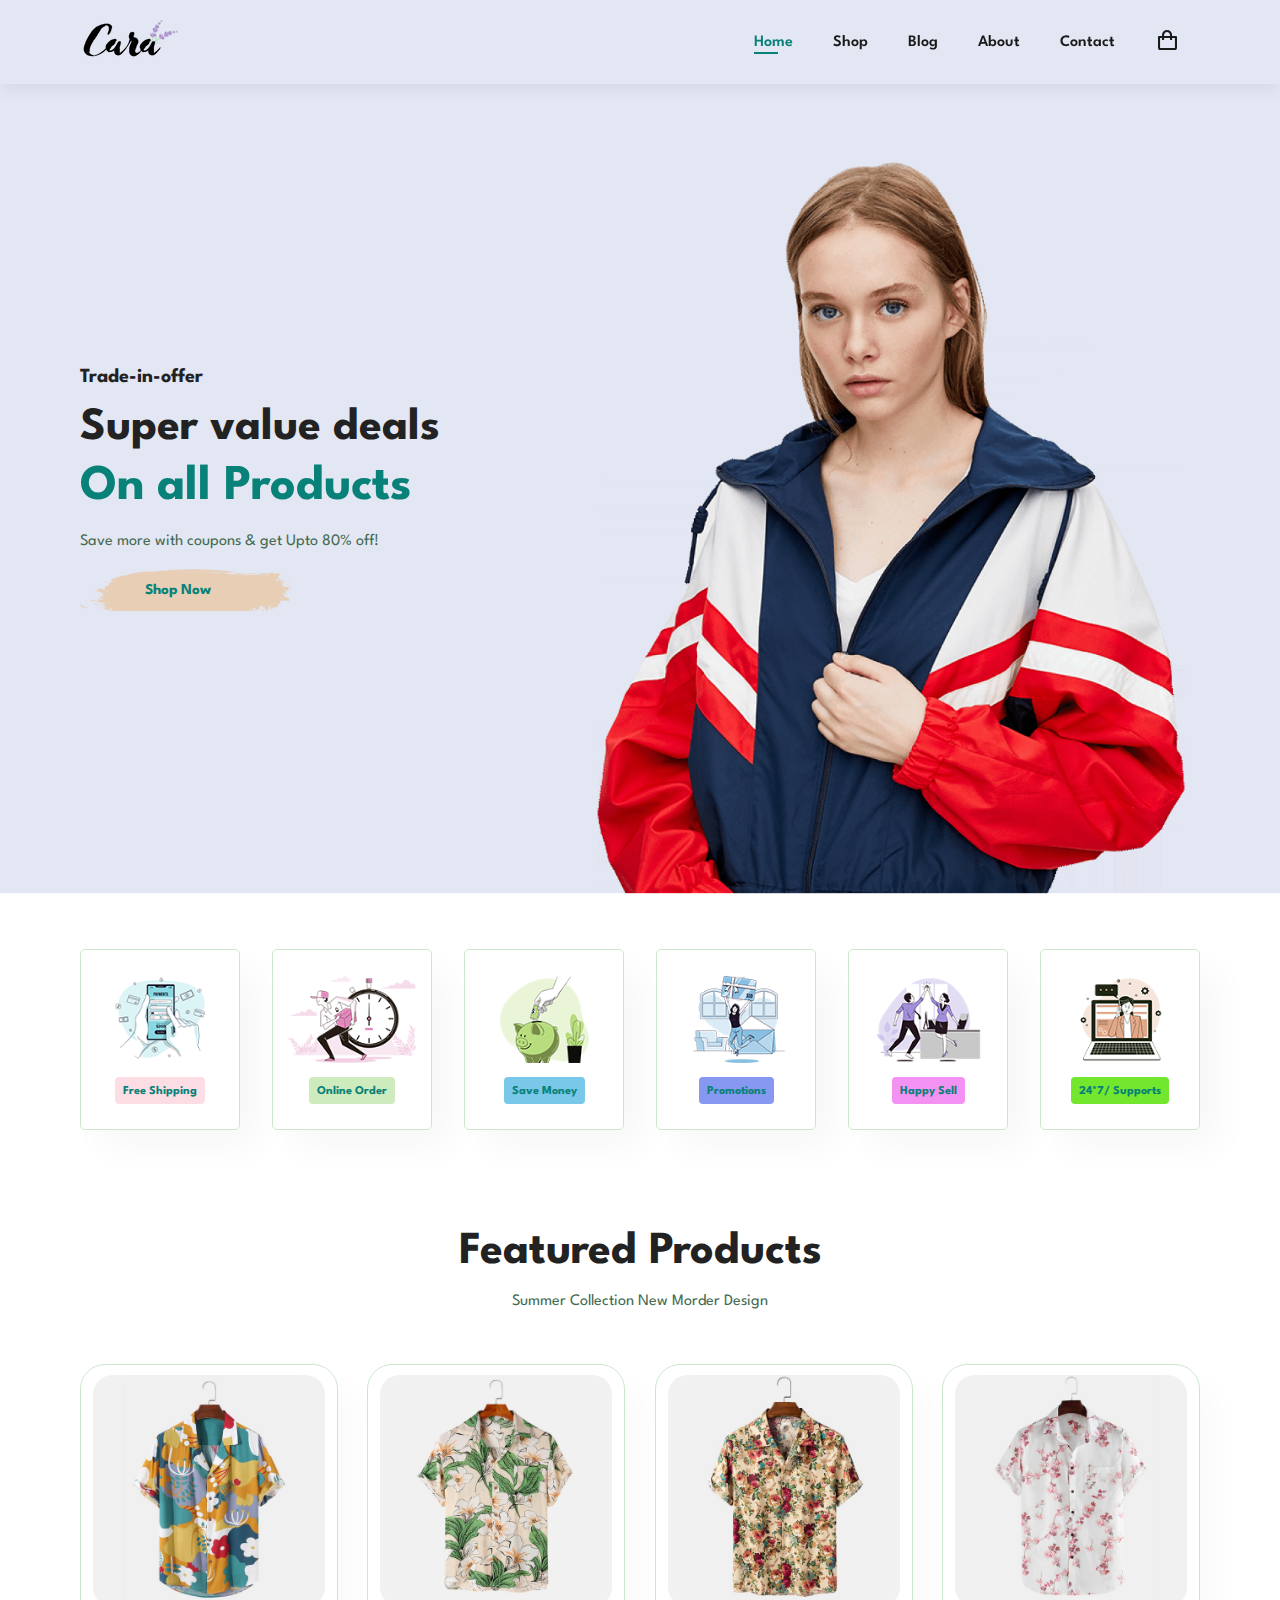
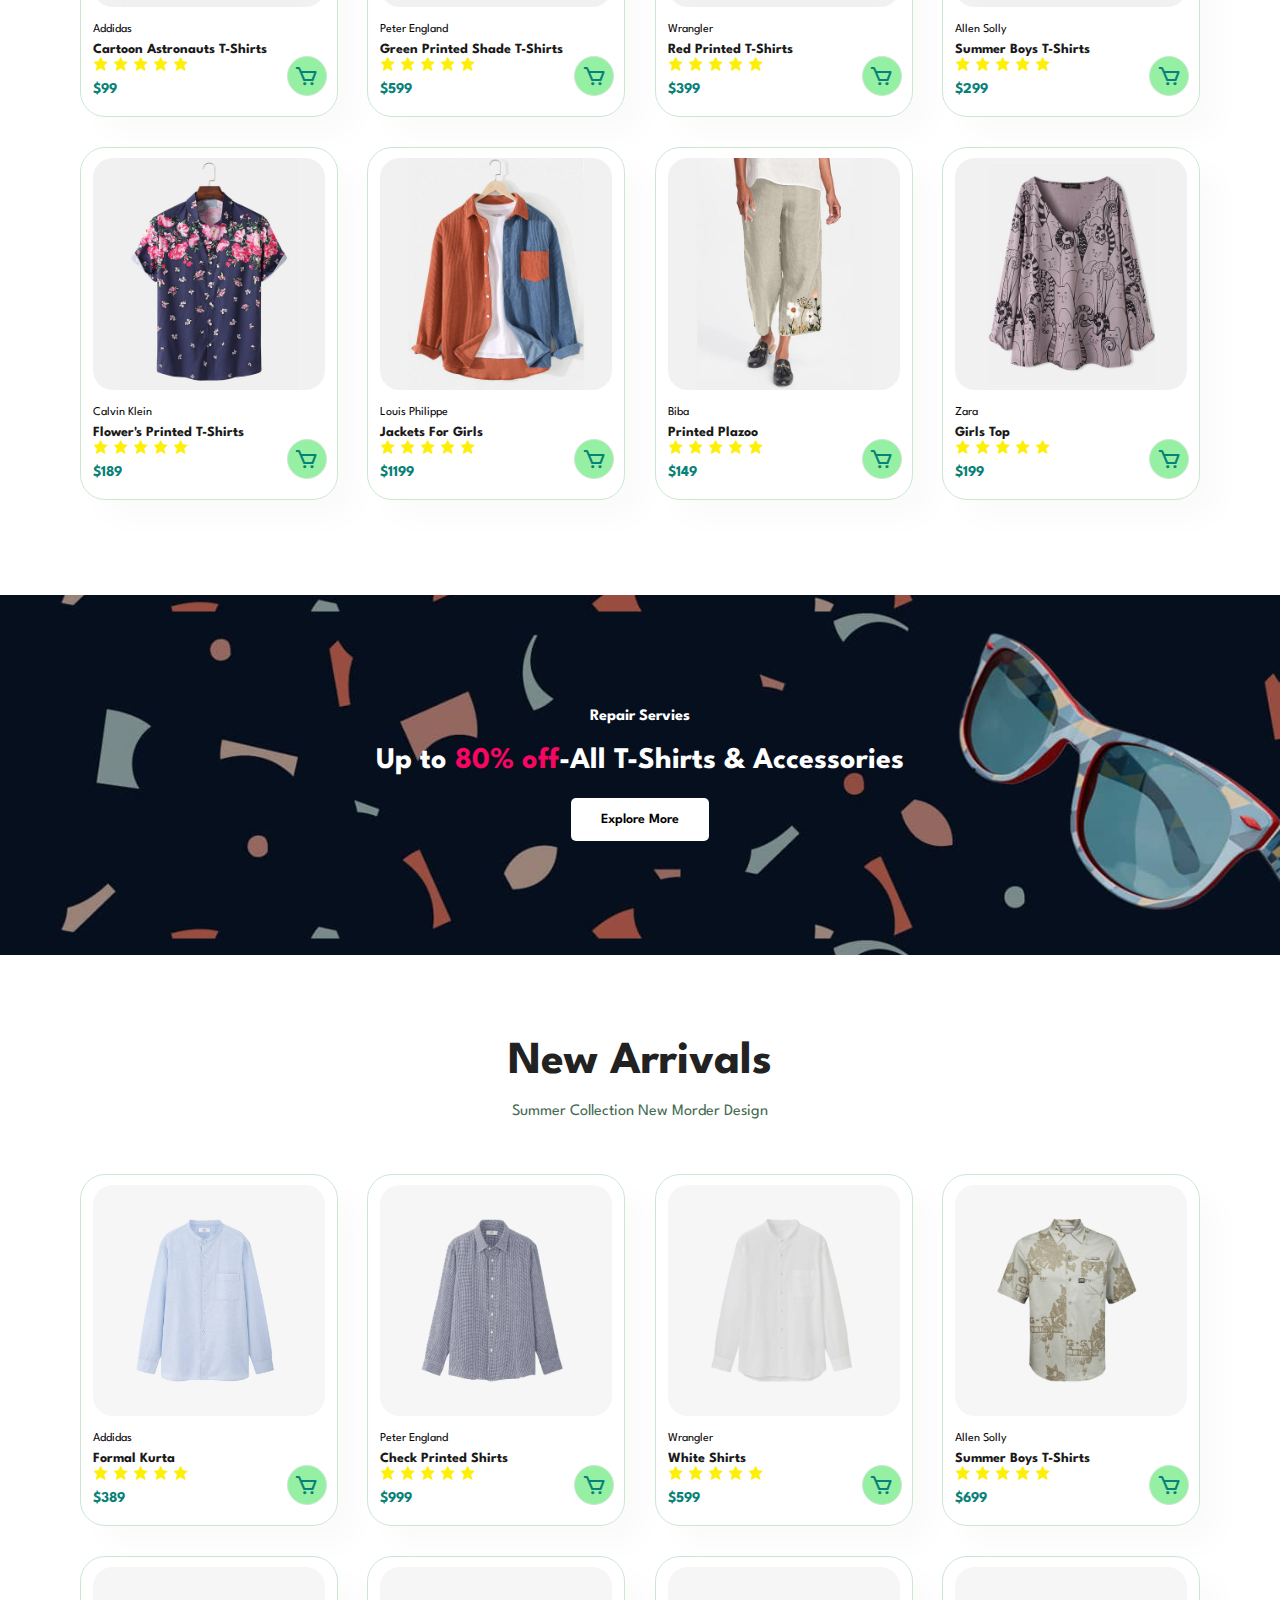
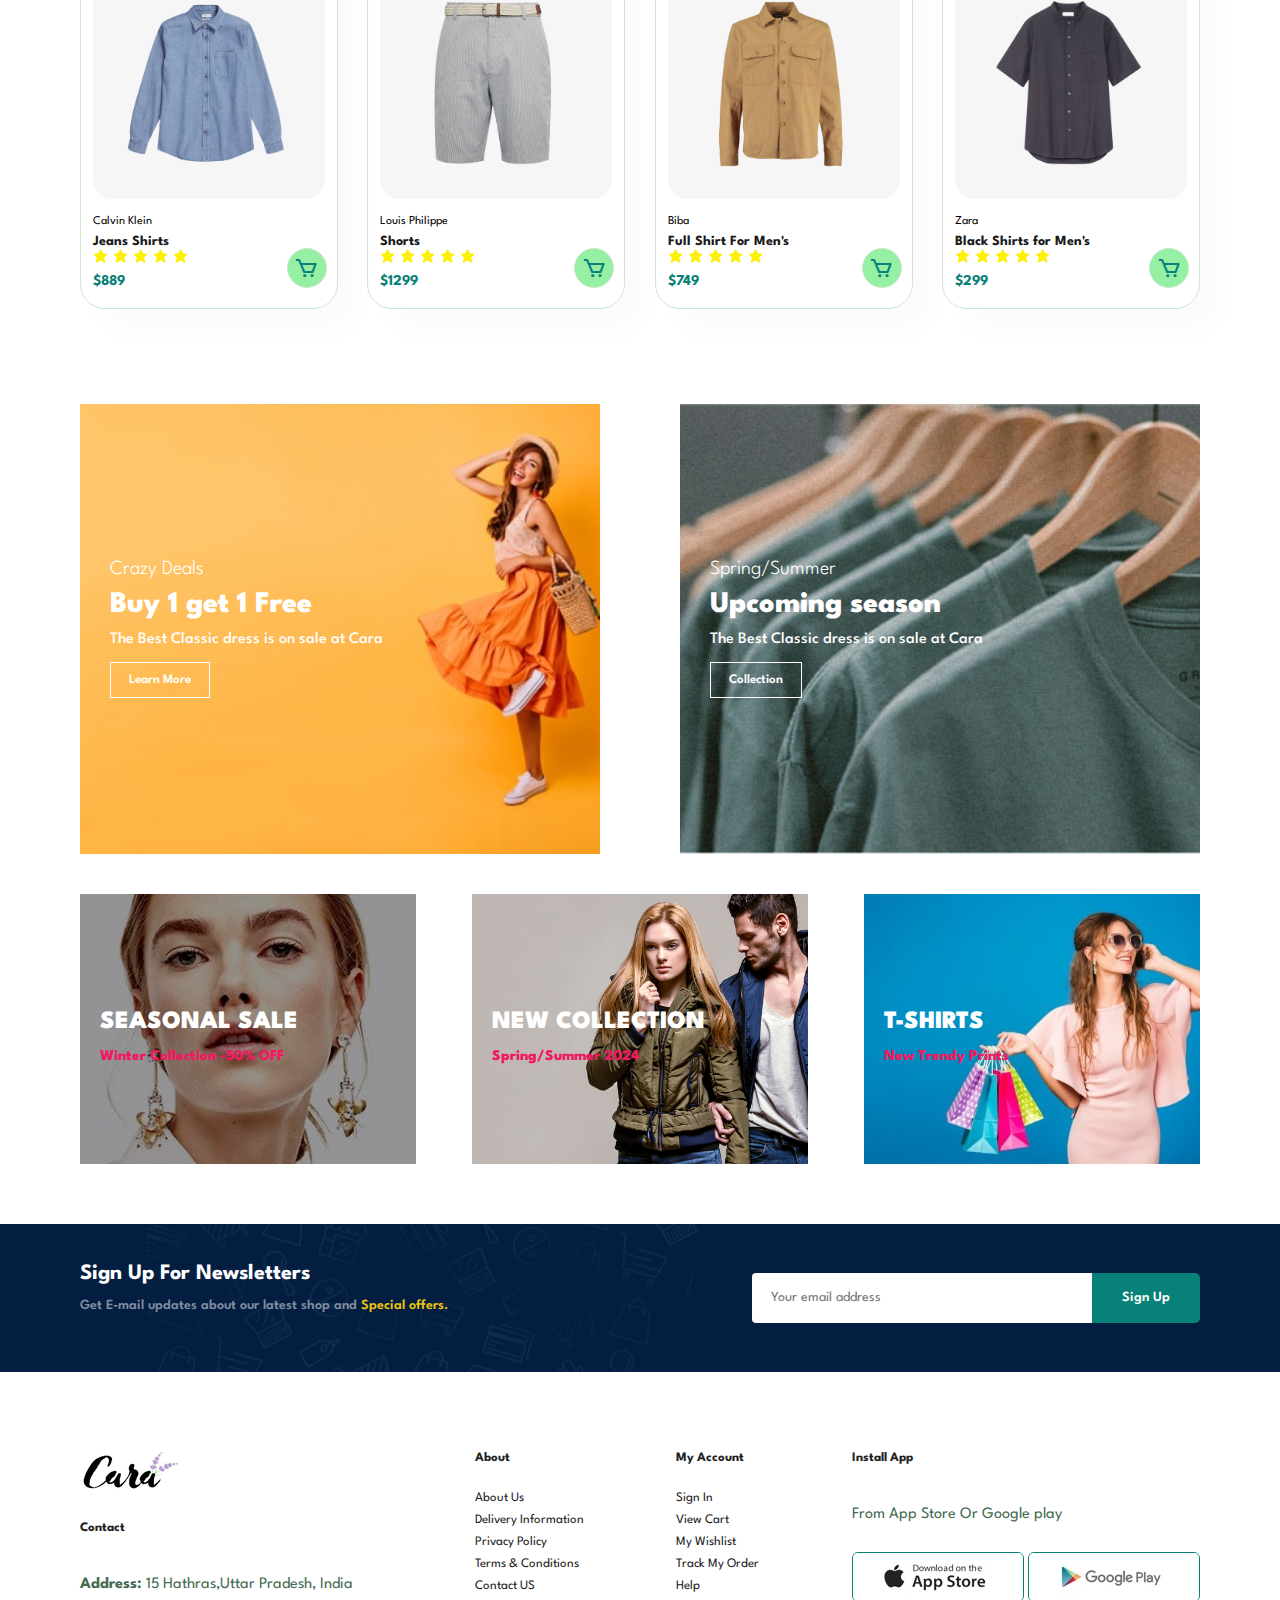
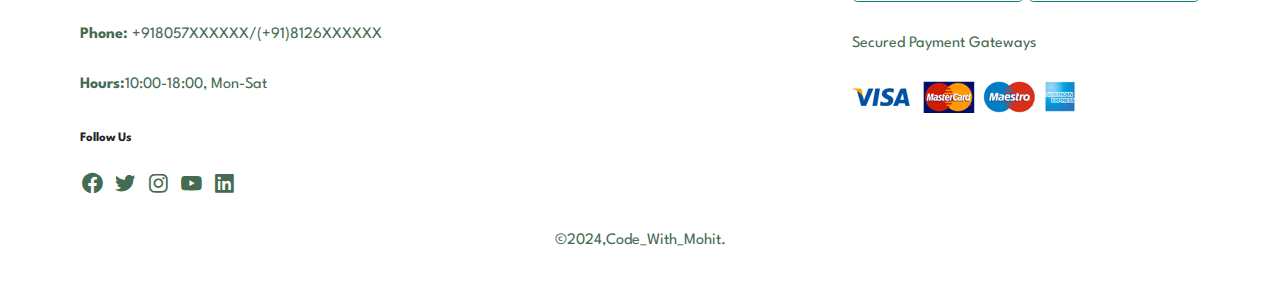
<file: index.html>
<!DOCTYPE html>
<html lang="en">
<head>
    <meta charset="UTF-8">
    <meta name="viewport" content="width=device-width, initial-scale=1.0">
    <title>Shopping-Site</title>
    <link rel="stylesheet" href="style.css">
    <link rel="icon" href="./img/ICON.png">
    <link href='https://unpkg.com/boxicons@2.1.4/css/boxicons.min.css' rel='stylesheet'>
</head>
<body>
    <section id="header">
        <a href="#"><img src="./img/logo.png" class="logo" alt="Img"></a>
        <div>
            <ul id="navbar">
                <li><a class="active" href="index.html">Home</a></li>
                <li><a href="shop.html">Shop</a></li>
                <li><a href="blog.html">Blog</a></li>
                <li><a href="about.html">About</a></li>
                <li><a href="contact.html">Contact</a></li>
                <li id="lg-bag"><a href="cart.html"><i class='bx bx-shopping-bag bx-sm'></i></a></li>
                <a href="#" id="close"><i class='bx bx-x bx-sm'></i></a>
            </ul>
        </div>
        <div id="mobile">
            <a href="#"><i class='bx bx-shopping-bag bx-sm'></i></a>
            <i id="bar" class='bx bx-list-ul bx-sm'></i>
            
        </div>
    </section>

    <section id="hero">
        <h4>Trade-in-offer</h4>
        <h2>Super value deals</h2>
        <h1>On all Products</h1>
        <p>Save more with coupons & get Upto 80% off!</p>
        <button>Shop Now</button>
    </section>

    <section id="feature" class="section-p1">
        <div class="fe-box">
            <img src="./img/feature/f1.png" alt="">
            <h6>Free Shipping</h6>
        </div>
        <div class="fe-box">
            <img src="./img/feature/f2.png" alt="">
            <h6>Online Order</h6>
        </div>
        <div class="fe-box">
            <img src="./img/feature/f3.png" alt="">
            <h6>Save Money</h6>
        </div>
        <div class="fe-box">
            <img src="./img/feature/f4.png" alt="">
            <h6>Promotions</h6>
        </div>
        <div class="fe-box">
            <img src="./img/feature/f5.png" alt="">
            <h6>Happy Sell</h6>
        </div>
        <div class="fe-box">
            <img src="./img/feature/f6.png" alt="">
            <h6>24*7/ Supports</h6>
        </div>
    </section>

    <section id="product1" class="section-p1"> 
        <h2>Featured Products</h2>
        <p>Summer Collection New Morder Design</p>
        <div class="pro-container">
            <div class="pro">
                <img src="./img/products/f1.jpg" alt="">
                <div class="des">
                    <span>Addidas</span>
                    <h5>Cartoon Astronauts T-Shirts</h5>
                    <div class="star">
                        <i class='bx bxs-star' style='color:#fdef06'  ></i>
                        <i class='bx bxs-star' style='color:#fdef06'  ></i>
                        <i class='bx bxs-star' style='color:#fdef06'  ></i>
                        <i class='bx bxs-star' style='color:#fdef06'  ></i>
                        <i class='bx bxs-star' style='color:#fdef06'  ></i>
                    </div>
                    <h4>$99</h4>
                </div>
            <a href="#"><i class='bx bx-cart bx-sm cart'></i></a>
            </div>

            <div class="pro">
                <img src="./img/products/f2.jpg" alt="">
                <div class="des">
                    <span>Peter England</span>
                    <h5>Green Printed Shade  T-Shirts</h5>
                    <div class="star">
                        <i class='bx bxs-star' style='color:#fdef06'  ></i>
                        <i class='bx bxs-star' style='color:#fdef06'  ></i>
                        <i class='bx bxs-star' style='color:#fdef06'  ></i>
                        <i class='bx bxs-star' style='color:#fdef06'  ></i>
                        <i class='bx bxs-star' style='color:#fdef06'  ></i>
                    </div>
                    <h4>$599</h4>
                </div>
            <a href="#"><i class='bx bx-cart bx-sm cart'></i></a>
            </div>

            <div class="pro">
                <img src="./img/products/f3.jpg" alt="">
                <div class="des">
                    <span>Wrangler</span>
                    <h5>Red Printed T-Shirts</h5>
                    <div class="star">
                        <i class='bx bxs-star' style='color:#fdef06'  ></i>
                        <i class='bx bxs-star' style='color:#fdef06'  ></i>
                        <i class='bx bxs-star' style='color:#fdef06'  ></i>
                        <i class='bx bxs-star' style='color:#fdef06'  ></i>
                        <i class='bx bxs-star' style='color:#fdef06'  ></i>
                    </div>
                    <h4>$399</h4>
                </div>
            <a href="#"><i class='bx bx-cart bx-sm cart'></i></a>
            </div>

            <div class="pro">
                <img src="./img/products/f4.jpg" alt="">
                <div class="des">
                    <span>Allen Solly</span>
                    <h5>Summer Boys T-Shirts</h5>
                    <div class="star">
                        <i class='bx bxs-star' style='color:#fdef06'  ></i>
                        <i class='bx bxs-star' style='color:#fdef06'  ></i>
                        <i class='bx bxs-star' style='color:#fdef06'  ></i>
                        <i class='bx bxs-star' style='color:#fdef06'  ></i>
                        <i class='bx bxs-star' style='color:#fdef06'  ></i>
                    </div>
                    <h4>$299</h4>
                </div>
            <a href="#"><i class='bx bx-cart bx-sm cart'></i></a>
            </div>

            <div class="pro">
                <img src="./img/products/f5.jpg" alt="">
                <div class="des">
                    <span>Calvin Klein</span>
                    <h5>Flower's Printed T-Shirts</h5>
                    <div class="star">
                        <i class='bx bxs-star' style='color:#fdef06'  ></i>
                        <i class='bx bxs-star' style='color:#fdef06'  ></i>
                        <i class='bx bxs-star' style='color:#fdef06'  ></i>
                        <i class='bx bxs-star' style='color:#fdef06'  ></i>
                        <i class='bx bxs-star' style='color:#fdef06'  ></i>
                    </div>
                    <h4>$189</h4>
                </div>
            <a href="#"><i class='bx bx-cart bx-sm cart'></i></a>
            </div>

            <div class="pro">
                <img src="./img/products/f6.jpg" alt="">
                <div class="des">
                    <span>Louis Philippe</span>
                    <h5>Jackets For Girls</h5>
                    <div class="star">
                        <i class='bx bxs-star' style='color:#fdef06'  ></i>
                        <i class='bx bxs-star' style='color:#fdef06'  ></i>
                        <i class='bx bxs-star' style='color:#fdef06'  ></i>
                        <i class='bx bxs-star' style='color:#fdef06'  ></i>
                        <i class='bx bxs-star' style='color:#fdef06'  ></i>
                    </div>
                    <h4>$1199</h4>
                </div>
            <a href="#"><i class='bx bx-cart bx-sm cart'></i></a>
            </div>

            <div class="pro">
                <img src="./img/products/f7.jpg" alt="">
                <div class="des">
                    <span>Biba</span>
                    <h5>Printed Plazoo </h5>
                    <div class="star">
                        <i class='bx bxs-star' style='color:#fdef06'  ></i>
                        <i class='bx bxs-star' style='color:#fdef06'  ></i>
                        <i class='bx bxs-star' style='color:#fdef06'  ></i>
                        <i class='bx bxs-star' style='color:#fdef06'  ></i>
                        <i class='bx bxs-star' style='color:#fdef06'  ></i>
                    </div>
                    <h4>$149</h4>
                </div>
            <a href="#"><i class='bx bx-cart bx-sm cart'></i></a>
            </div>

            <div class="pro">
                <img src="./img/products/f8.jpg" alt="">
                <div class="des">
                    <span>Zara</span>
                    <h5>Girls Top </h5>
                    <div class="star">
                        <i class='bx bxs-star' style='color:#fdef06'  ></i>
                        <i class='bx bxs-star' style='color:#fdef06'  ></i>
                        <i class='bx bxs-star' style='color:#fdef06'  ></i>
                        <i class='bx bxs-star' style='color:#fdef06'  ></i>
                        <i class='bx bxs-star' style='color:#fdef06'  ></i>
                    </div>
                    <h4>$199</h4>
                </div>
            <a href="#"><i class='bx bx-cart bx-sm cart'></i></a>
            </div>
        </div>   
    </section>

    <section id="banner" class="section-m1">
        <h4>Repair Servies</h4>
        <h2>Up to <span>80% off</span>-All T-Shirts & Accessories</h2>
        <button class="normal">Explore More</button>
    </section>

    <section id="product1" class="section-p1"> 
        <h2>New Arrivals</h2>
        <p>Summer Collection New Morder Design</p>
        <div class="pro-container">
            <div class="pro">
                <img src="./img/products/n1.jpg" alt="">
                <div class="des">
                    <span>Addidas</span>
                    <h5>Formal Kurta</h5>
                    <div class="star">
                        <i class='bx bxs-star' style='color:#fdef06'  ></i>
                        <i class='bx bxs-star' style='color:#fdef06'  ></i>
                        <i class='bx bxs-star' style='color:#fdef06'  ></i>
                        <i class='bx bxs-star' style='color:#fdef06'  ></i>
                        <i class='bx bxs-star' style='color:#fdef06'  ></i>
                    </div>
                    <h4>$389</h4>
                </div>
            <a href="#"><i class='bx bx-cart bx-sm cart'></i></a>
            </div>

            <div class="pro">
                <img src="./img/products/n2.jpg" alt="">
                <div class="des">
                    <span>Peter England</span>
                    <h5>Check Printed Shirts</h5>
                    <div class="star">
                        <i class='bx bxs-star' style='color:#fdef06'  ></i>
                        <i class='bx bxs-star' style='color:#fdef06'  ></i>
                        <i class='bx bxs-star' style='color:#fdef06'  ></i>
                        <i class='bx bxs-star' style='color:#fdef06'  ></i>
                        <i class='bx bxs-star' style='color:#fdef06'  ></i>
                    </div>
                    <h4>$999</h4>
                </div>
            <a href="#"><i class='bx bx-cart bx-sm cart'></i></a>
            </div>

            <div class="pro">
                <img src="./img/products/n3.jpg" alt="">
                <div class="des">
                    <span>Wrangler</span>
                    <h5>White Shirts</h5>
                    <div class="star">
                        <i class='bx bxs-star' style='color:#fdef06'  ></i>
                        <i class='bx bxs-star' style='color:#fdef06'  ></i>
                        <i class='bx bxs-star' style='color:#fdef06'  ></i>
                        <i class='bx bxs-star' style='color:#fdef06'  ></i>
                        <i class='bx bxs-star' style='color:#fdef06'  ></i>
                    </div>
                    <h4>$599</h4>
                </div>
            <a href="#"><i class='bx bx-cart bx-sm cart'></i></a>
            </div>

            <div class="pro">
                <img src="./img/products/n4.jpg" alt="">
                <div class="des">
                    <span>Allen Solly</span>
                    <h5>Summer Boys T-Shirts</h5>
                    <div class="star">
                        <i class='bx bxs-star' style='color:#fdef06'  ></i>
                        <i class='bx bxs-star' style='color:#fdef06'  ></i>
                        <i class='bx bxs-star' style='color:#fdef06'  ></i>
                        <i class='bx bxs-star' style='color:#fdef06'  ></i>
                        <i class='bx bxs-star' style='color:#fdef06'  ></i>
                    </div>
                    <h4>$699</h4>
                </div>
            <a href="#"><i class='bx bx-cart bx-sm cart'></i></a>
            </div>

            <div class="pro">
                <img src="./img/products/n5.jpg" alt="">
                <div class="des">
                    <span>Calvin Klein</span>
                    <h5>Jeans Shirts</h5>
                    <div class="star">
                        <i class='bx bxs-star' style='color:#fdef06'  ></i>
                        <i class='bx bxs-star' style='color:#fdef06'  ></i>
                        <i class='bx bxs-star' style='color:#fdef06'  ></i>
                        <i class='bx bxs-star' style='color:#fdef06'  ></i>
                        <i class='bx bxs-star' style='color:#fdef06'  ></i>
                    </div>
                    <h4>$889</h4>
                </div>
            <a href="#"><i class='bx bx-cart bx-sm cart'></i></a>
            </div>

            <div class="pro">
                <img src="./img/products/n6.jpg" alt="">
                <div class="des">
                    <span>Louis Philippe</span>
                    <h5>Shorts </h5>
                    <div class="star">
                        <i class='bx bxs-star' style='color:#fdef06'  ></i>
                        <i class='bx bxs-star' style='color:#fdef06'  ></i>
                        <i class='bx bxs-star' style='color:#fdef06'  ></i>
                        <i class='bx bxs-star' style='color:#fdef06'  ></i>
                        <i class='bx bxs-star' style='color:#fdef06'  ></i>
                    </div>
                    <h4>$1299</h4>
                </div>
            <a href="#"><i class='bx bx-cart bx-sm cart'></i></a>
            </div>

            <div class="pro">
                <img src="./img/products/n7.jpg" alt="">
                <div class="des">
                    <span>Biba</span>
                    <h5>Full Shirt For Men's</h5>
                    <div class="star">
                        <i class='bx bxs-star' style='color:#fdef06'  ></i>
                        <i class='bx bxs-star' style='color:#fdef06'  ></i>
                        <i class='bx bxs-star' style='color:#fdef06'  ></i>
                        <i class='bx bxs-star' style='color:#fdef06'  ></i>
                        <i class='bx bxs-star' style='color:#fdef06'  ></i>
                    </div>
                    <h4>$749</h4>
                </div>
            <a href="#"><i class='bx bx-cart bx-sm cart'></i></a>
            </div>

            <div class="pro">
                <img src="./img/products/n8.jpg" alt="">
                <div class="des">
                    <span>Zara</span>
                    <h5>Black Shirts for Men's </h5>
                    <div class="star">
                        <i class='bx bxs-star' style='color:#fdef06'  ></i>
                        <i class='bx bxs-star' style='color:#fdef06'  ></i>
                        <i class='bx bxs-star' style='color:#fdef06'  ></i>
                        <i class='bx bxs-star' style='color:#fdef06'  ></i>
                        <i class='bx bxs-star' style='color:#fdef06'  ></i>
                    </div>
                    <h4>$299</h4>
                </div>
            <a href="#"><i class='bx bx-cart bx-sm cart'></i></a>
            </div>
        </div>   
    </section>

    <section id="sm-banner" class="section-p1">
        <div class="banner-box">
            <h4>Crazy Deals</h4>
            <h2>Buy 1 get 1 Free</h2>
            <span>The Best Classic dress is on sale at Cara</span>
            <button class="white">Learn More</button>
        </div>
        
        <div class="banner-box banner-box2">
            <h4>Spring/Summer</h4>
            <h2>Upcoming season</h2>
            <span>The Best Classic dress is on sale at Cara</span>
            <button class="white">Collection</button>
        </div>
    </section>

    <section id="banner3">
        <div class="banner-box ">
            <h2>SEASONAL SALE</h2>
            <h3>Winter Collection -50% OFF </h3>
        </div>
        <div class="banner-box banner-box2">
            <h2>NEW COLLECTION</h2>
            <h3>Spring/Summer 2024</h3>
        </div>
        <div class="banner-box banner-box3">
            <h2>T-SHIRTS</h2>
            <h3>New Trendy Prints</h3>
        </div>
    </section>

    <section id="newsletter" class="section-p1 section-m1">
        <div class="newstext">
            <h4>Sign Up For Newsletters</h4>
            <p>Get E-mail updates about our latest shop and <span>Special offers.</span></p>
        </div>
        <div class="form">
            <input type="text" placeholder="Your email address">
            <button class="normal">Sign Up</button>
        </div>
    </section>

    <footer class="section-p1">
        <div class="col">
            <img class="logo" src="./img/logo.png" alt="">
            <h4>Contact</h4>
            <p><strong>Address:</strong> 15 Hathras,Uttar Pradesh, India</p>
            <p><strong>Phone:</strong> +918057XXXXXX/(+91)8126XXXXXX</p>
            <p><strong>Hours:</strong>10:00-18:00, Mon-Sat</p>
            <div class="follow">
                <h4>Follow Us</h4>
                <div class="icon">
                    <i class='bx bxl-facebook-circle bx-sm' ></i>
                    <i class='bx bxl-twitter bx-sm'  ></i>
                    <i class='bx bxl-instagram bx-sm' ></i>
                    <i class='bx bxl-youtube bx-sm' ></i>
                    <i class='bx bxl-linkedin-square bx-sm' ></i>
                </div>
            </div>
        </div>

        <div class="col">
            <h4>About</h4>
            <a href="#">About Us</a>
            <a href="#">Delivery Information</a>
            <a href="#">Privacy Policy</a>
            <a href="#">Terms & Conditions</a>
            <a href="#">Contact US</a>
        </div>

        <div class="col">
            <h4>My Account</h4>
            <a href="#">Sign In</a>
            <a href="#">View Cart</a>
            <a href="#">My Wishlist</a>
            <a href="#">Track My Order</a>
            <a href="#">Help</a>
        </div>

        <div class="col install">
            <h4>Install App</h4>
            <p>From App Store Or Google play</p>
            <div class="row">
                <img src="./img/pay/app.jpg" alt="">
                <img src="./img/pay/play.jpg" alt="">
            </div>
            <p>Secured Payment Gateways</p>
            <img src="./img/pay/pay.png" alt="">
        </div>

        <div class="copyright">
            <p>&copy;2024,Code_With_Mohit.</p>
        </div>
    </footer>

    <script src="app.js"></script>
</body>
</html>
</file>
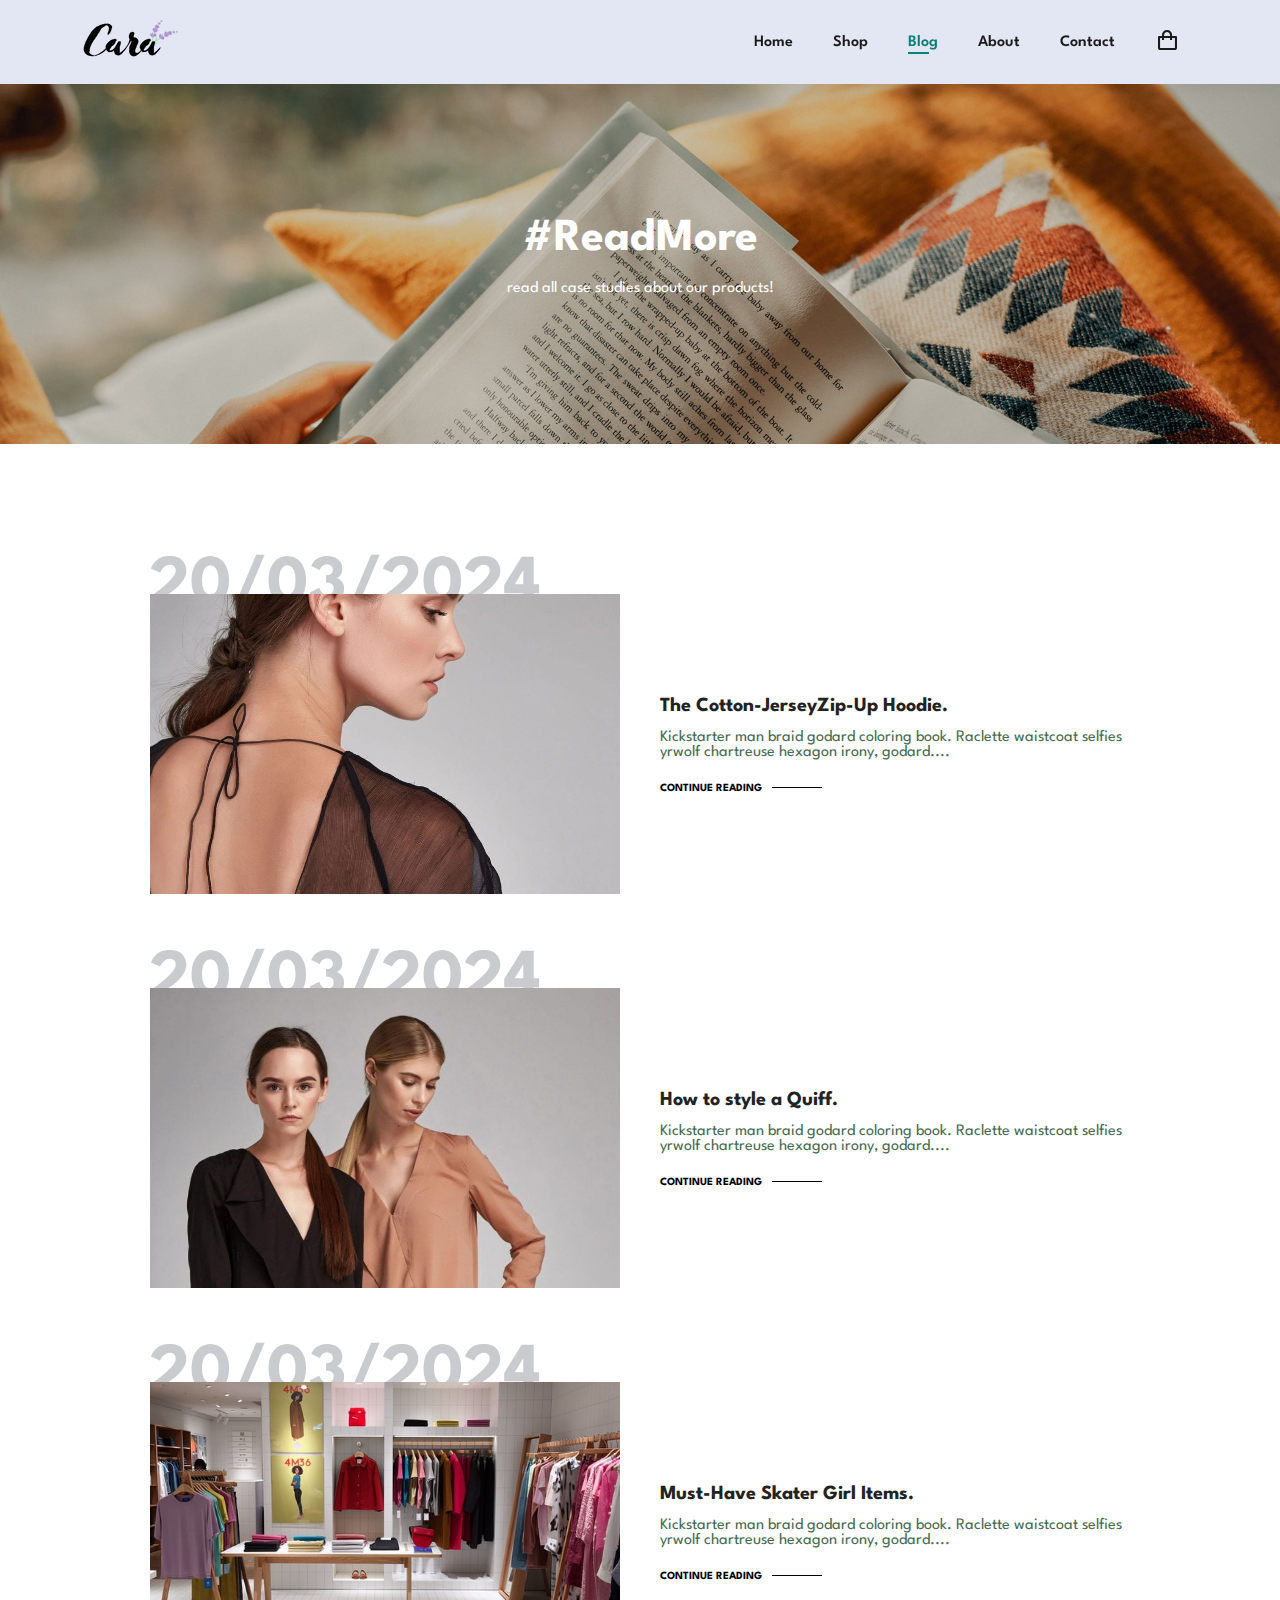
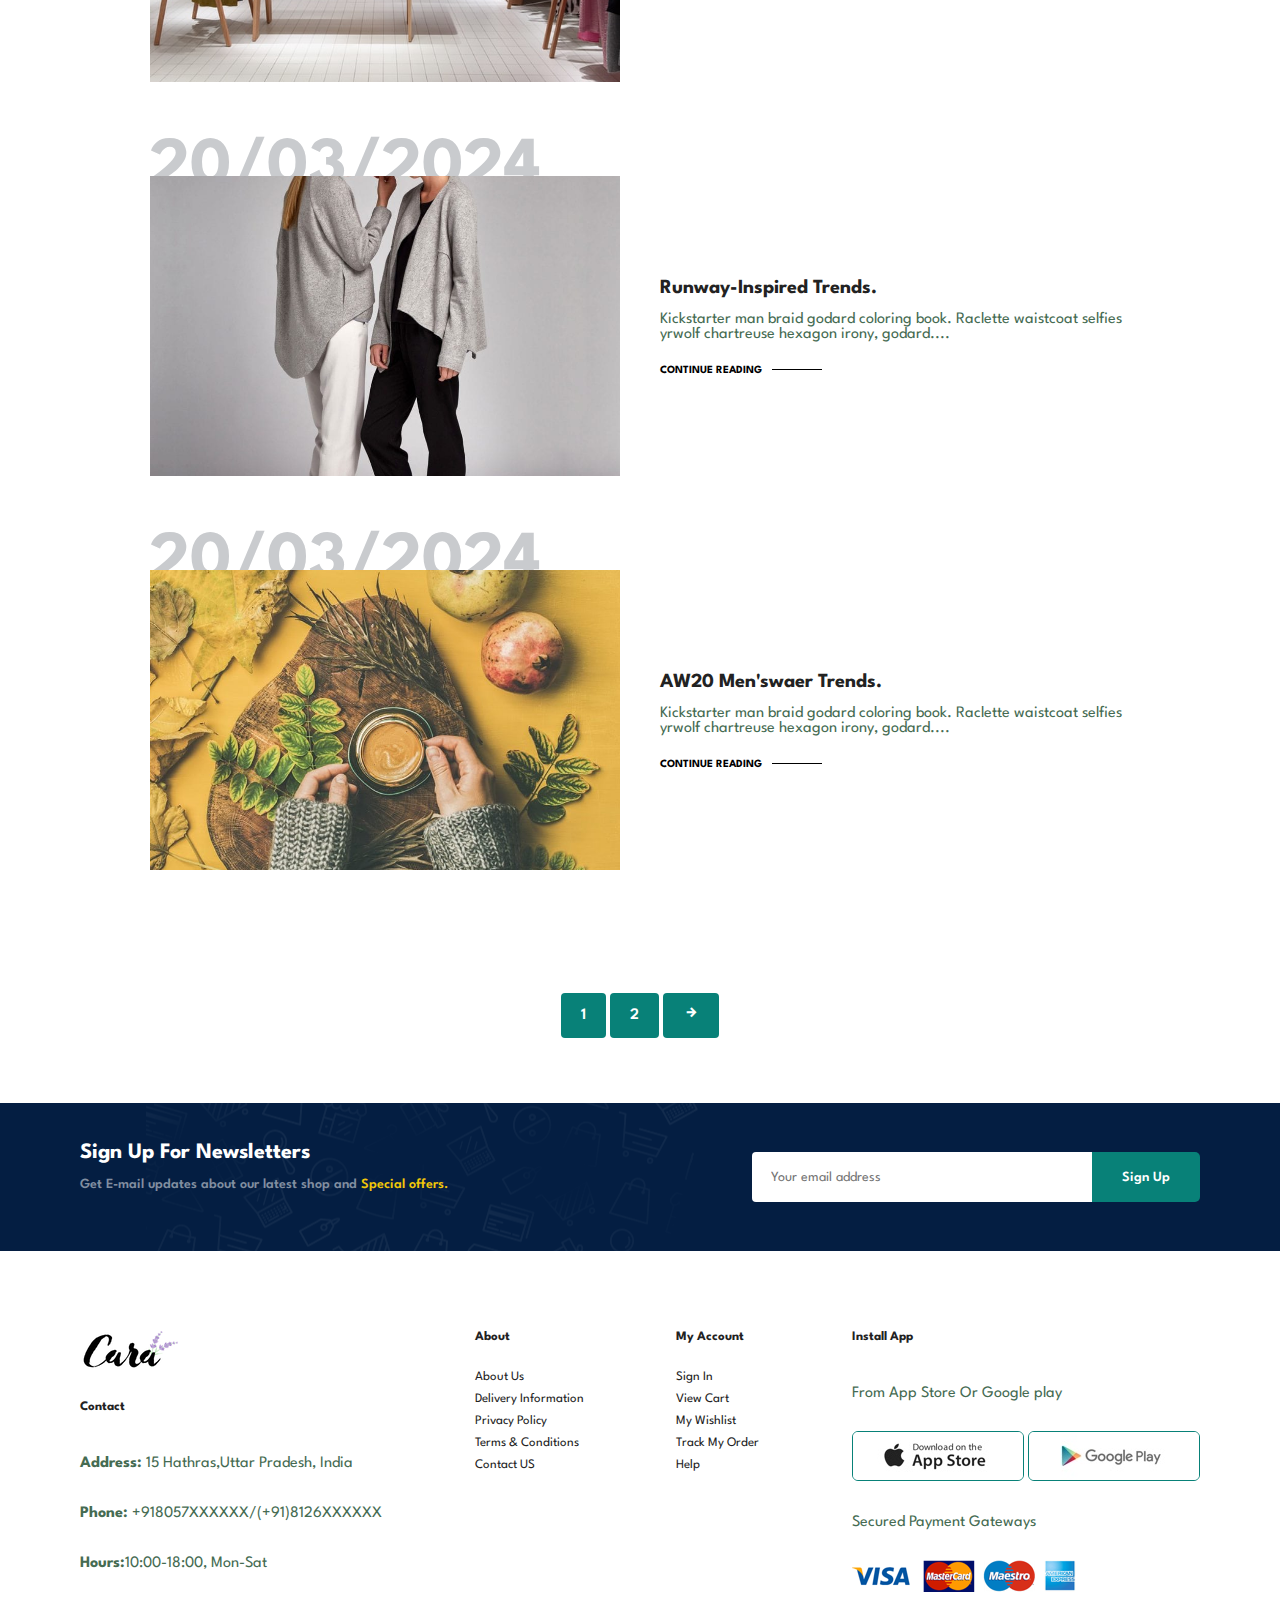
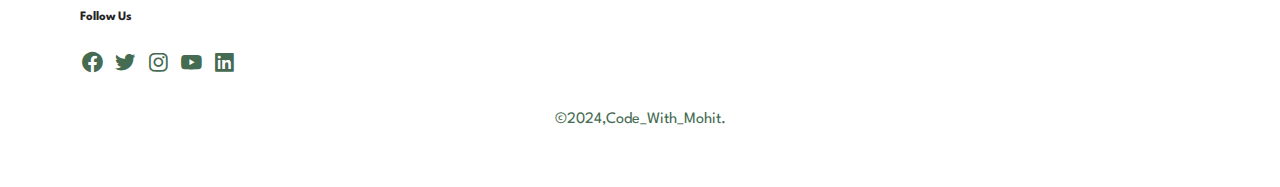
<file: blog.html>
<!DOCTYPE html>
<html lang="en">
<head>
    <meta charset="UTF-8">
    <meta name="viewport" content="width=device-width, initial-scale=1.0">
    <title>Shopping-Site</title>
    <link rel="stylesheet" href="style.css">
    <link rel="icon" href="./img/ICON.png">
    <link href='https://unpkg.com/boxicons@2.1.4/css/boxicons.min.css' rel='stylesheet'>
</head>
<body>
    <section id="header">
        <a href="index.html"><img src="./img/logo.png" class="logo" alt="Img"></a>
        <div>
            <ul id="navbar">
                <li><a href="index.html">Home</a></li>
                <li><a href="shop.html">Shop</a></li>
                <li><a class="active" href="blog.html">Blog</a></li>
                <li><a href="about.html">About</a></li>
                <li><a href="contact.html">Contact</a></li>
                <li id="lg-bag"><a href="cart.html"><i class='bx bx-shopping-bag bx-sm'></i></a></li>
                <a href="#" id="close"><i class='bx bx-x bx-sm'></i></a>
            </ul>
        </div>
        <div id="mobile">
            <a href="#"><i class='bx bx-shopping-bag bx-sm'></i></a>
            <i id="bar" class='bx bx-list-ul bx-sm'></i>
            
        </div>
    </section>

    <section id="page-header" class="blog-header">
        <h2>#ReadMore</h2>
        <p>read all case studies about our products!</p>
    </section>
    
    <section id="blog">
        <div class="blog-box">
            <div class="blog-img">
                <img src="./img/blog/b1.jpg" alt="">
            </div>
            <div class="blog-details">
                <h4>The Cotton-JerseyZip-Up Hoodie.</h4>
                <p>Kickstarter man braid godard coloring book. Raclette waistcoat selfies yrwolf chartreuse hexagon irony, godard....</p>
                <a href="#">CONTINUE READING</a>
            </div>
            <h1>20/03/2024</h1>
        </div>
        <div class="blog-box">
            <div class="blog-img">
                <img src="./img/blog/b2.jpg" alt="">
            </div>
            <div class="blog-details">
                <h4>How to style a Quiff.</h4>
                <p>Kickstarter man braid godard coloring book. Raclette waistcoat selfies yrwolf chartreuse hexagon irony, godard....</p>
                <a href="#">CONTINUE READING</a>
            </div>
            <h1>20/03/2024</h1>
        </div>
        <div class="blog-box">
            <div class="blog-img">
                <img src="./img/blog/b3.jpg" alt="">
            </div>
            <div class="blog-details">
                <h4>Must-Have Skater Girl Items.</h4>
                <p>Kickstarter man braid godard coloring book. Raclette waistcoat selfies yrwolf chartreuse hexagon irony, godard....</p>
                <a href="#">CONTINUE READING</a>
            </div>
            <h1>20/03/2024</h1>
        </div>
        <div class="blog-box">
            <div class="blog-img">
                <img src="./img/blog/b4.jpg" alt="">
            </div>
            <div class="blog-details">
                <h4>Runway-Inspired Trends.</h4>
                <p>Kickstarter man braid godard coloring book. Raclette waistcoat selfies yrwolf chartreuse hexagon irony, godard....</p>
                <a href="#">CONTINUE READING</a>
            </div>
            <h1>20/03/2024</h1>
        </div>
        <div class="blog-box">
            <div class="blog-img">
                <img src="./img/blog/b6.jpg" alt="">
            </div>
            <div class="blog-details">
                <h4>AW20 Men'swaer Trends.</h4>
                <p>Kickstarter man braid godard coloring book. Raclette waistcoat selfies yrwolf chartreuse hexagon irony, godard....</p>
                <a href="#">CONTINUE READING</a>
            </div>
            <h1>20/03/2024</h1>
        </div>
    </section>

    <section id="pagination" class="section-p1">
        <a href="#">1</a>
        <a href="#">2</a>
        <a href="#"><i class='bx bx-right-arrow-alt bx-xl'></i></a>

    </section>

    <section id="newsletter" class="section-p1 section-m1">
        <div class="newstext">
            <h4>Sign Up For Newsletters</h4>
            <p>Get E-mail updates about our latest shop and <span>Special offers.</span></p>
        </div>
        <div class="form">
            <input type="text" placeholder="Your email address">
            <button class="normal">Sign Up</button>
        </div>
    </section>

    <footer class="section-p1">
        <div class="col">
            <img class="logo" src="./img/logo.png" alt="">
            <h4>Contact</h4>
            <p><strong>Address:</strong> 15 Hathras,Uttar Pradesh, India</p>
            <p><strong>Phone:</strong> +918057XXXXXX/(+91)8126XXXXXX</p>
            <p><strong>Hours:</strong>10:00-18:00, Mon-Sat</p>
            <div class="follow">
                <h4>Follow Us</h4>
                <div class="icon">
                    <i class='bx bxl-facebook-circle bx-sm' ></i>
                    <i class='bx bxl-twitter bx-sm'  ></i>
                    <i class='bx bxl-instagram bx-sm' ></i>
                    <i class='bx bxl-youtube bx-sm' ></i>
                    <i class='bx bxl-linkedin-square bx-sm' ></i>
                </div>
            </div>
        </div>

        <div class="col">
            <h4>About</h4>
            <a href="#">About Us</a>
            <a href="#">Delivery Information</a>
            <a href="#">Privacy Policy</a>
            <a href="#">Terms & Conditions</a>
            <a href="#">Contact US</a>
        </div>

        <div class="col">
            <h4>My Account</h4>
            <a href="#">Sign In</a>
            <a href="#">View Cart</a>
            <a href="#">My Wishlist</a>
            <a href="#">Track My Order</a>
            <a href="#">Help</a>
        </div>

        <div class="col install">
            <h4>Install App</h4>
            <p>From App Store Or Google play</p>
            <div class="row">
                <img src="./img/pay/app.jpg" alt="">
                <img src="./img/pay/play.jpg" alt="">
            </div>
            <p>Secured Payment Gateways</p>
            <img src="./img/pay/pay.png" alt="">
        </div>

        <div class="copyright">
            <p>&copy;2024,Code_With_Mohit.</p>
        </div>
    </footer>

    <script src="app.js"></script>
</body>
</html>
</file>
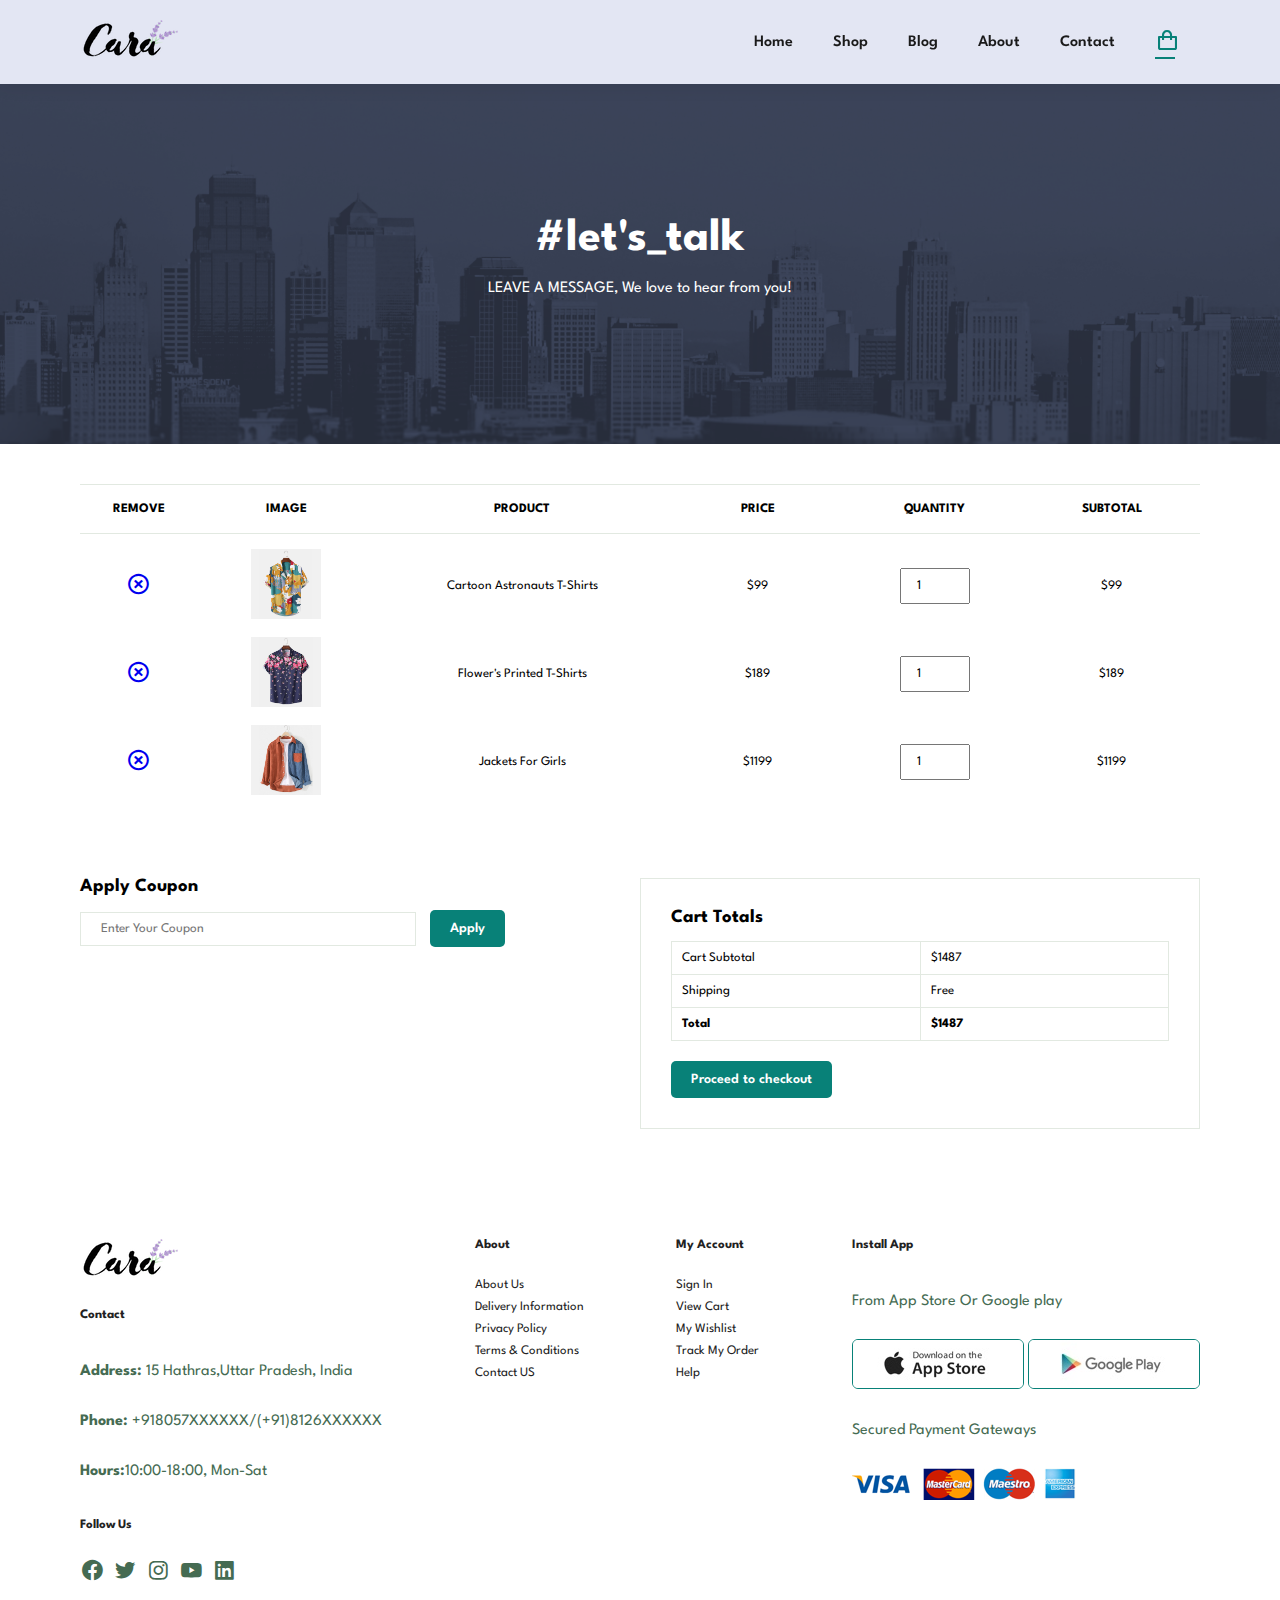
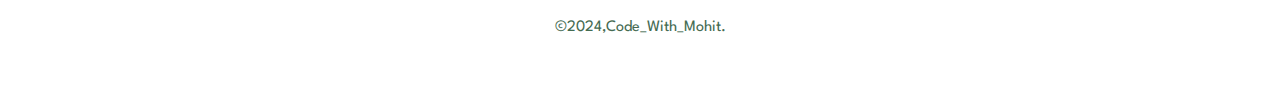
<file: cart.html>
<!DOCTYPE html>
<html lang="en">
<head>
    <meta charset="UTF-8">
    <meta name="viewport" content="width=device-width, initial-scale=1.0">
    <title>Shopping-Site</title>
    <link rel="stylesheet" href="style.css">
    <link rel="icon" href="./img/ICON.png">
    <link href='https://unpkg.com/boxicons@2.1.4/css/boxicons.min.css' rel='stylesheet'>
</head>
<body>
    <section id="header">
        <a href="index.html"><img src="./img/logo.png" class="logo" alt="Img"></a>
        <div>
            <ul id="navbar">
                <li><a href="index.html">Home</a></li>
                <li><a href="shop.html">Shop</a></li>
                <li><a href="blog.html">Blog</a></li>
                <li><a href="about.html">About</a></li>
                <li><a href="contact.html">Contact</a></li>
                <li id="lg-bag"><a class="active"  href="cart.html"><i class='bx bx-shopping-bag bx-sm'></i></a></li>
                <a href="#" id="close"><i class='bx bx-x bx-sm'></i></a>
            </ul>
        </div>
        <div id="mobile">
            <a href="#"><i class='bx bx-shopping-bag bx-sm'></i></a>
            <i id="bar" class='bx bx-list-ul bx-sm'></i>
        </div>
    </section>

    <section id="page-header" class="about-header">
        <h2>#let's_talk</h2>
        <p>LEAVE A MESSAGE, We love to hear from you!</p>
    </section>

    <section id="cart" class="section-p1">
        <table width="100%">
            <thead>
                <tr>
                    <td>REMOVE</td>
                    <td>IMAGE</td>
                    <td>PRODUCT</td>
                    <td>PRICE</td>
                    <td>QUANTITY</td>
                    <td>SUBTOTAL</td>
                </tr>
            </thead>
            <tbody>
                <tr>
                    <td><a href="#"><i class='bx bx-x-circle bx-sm'></i></a></td>
                    <td><img src="./img/products/f1.jpg" alt=""></td>
                    <td>Cartoon Astronauts T-Shirts</td>
                    <td>$99</td>
                    <td><input type="number" value="1"></td>
                    <td>$99</td>
                </tr>
                <tr>
                    <td><a href="#"><i class='bx bx-x-circle bx-sm'></i></a></td>
                    <td><img src="./img/products/f5.jpg" alt=""></td>
                    <td>Flower's Printed T-Shirts</td>
                    <td>$189</td>
                    <td><input type="number" value="1"></td>
                    <td>$189</td>
                </tr>
                <tr>
                    <td><a href="#"><i class='bx bx-x-circle bx-sm'></i></a></td>
                    <td><img src="./img/products/f6.jpg" alt=""></td>
                    <td>Jackets For Girls</td>
                    <td>$1199</td>
                    <td><input type="number" value="1"></td>
                    <td>$1199</td>
                </tr>
            </tbody>
        </table>
    </section>

    <section id="cart-add" class="section-p1">
        <div id="coupon">
            <h3>Apply Coupon</h3>
            <div>
                <input type="text" placeholder="Enter Your Coupon">
                <button class="normal">Apply</button>
            </div>
        </div>

        <div id="subtotal">
            <h3>Cart Totals</h3>
            <table>
                <tr>
                    <td>Cart Subtotal</td>
                    <td>$1487</td>
                </tr>
                <tr>
                    <td>Shipping</td>
                    <td>Free</td>
                </tr>
                <tr>
                    <td><strong>Total</strong></td>
                    <td><strong>$1487</strong></td>
                </tr>
            </table>
            <button class="normal">Proceed to checkout</button>
        </div>
    </section>

    <footer class="section-p1">
        <div class="col">
            <img class="logo" src="./img/logo.png" alt="">
            <h4>Contact</h4>
            <p><strong>Address:</strong> 15 Hathras,Uttar Pradesh, India</p>
            <p><strong>Phone:</strong> +918057XXXXXX/(+91)8126XXXXXX</p>
            <p><strong>Hours:</strong>10:00-18:00, Mon-Sat</p>
            <div class="follow">
                <h4>Follow Us</h4>
                <div class="icon">
                    <i class='bx bxl-facebook-circle bx-sm' ></i>
                    <i class='bx bxl-twitter bx-sm'  ></i>
                    <i class='bx bxl-instagram bx-sm' ></i>
                    <i class='bx bxl-youtube bx-sm' ></i>
                    <i class='bx bxl-linkedin-square bx-sm' ></i>
                </div>
            </div>
        </div>

        <div class="col">
            <h4>About</h4>
            <a href="#">About Us</a>
            <a href="#">Delivery Information</a>
            <a href="#">Privacy Policy</a>
            <a href="#">Terms & Conditions</a>
            <a href="#">Contact US</a>
        </div>

        <div class="col">
            <h4>My Account</h4>
            <a href="#">Sign In</a>
            <a href="#">View Cart</a>
            <a href="#">My Wishlist</a>
            <a href="#">Track My Order</a>
            <a href="#">Help</a>
        </div>

        <div class="col install">
            <h4>Install App</h4>
            <p>From App Store Or Google play</p>
            <div class="row">
                <img src="./img/pay/app.jpg" alt="">
                <img src="./img/pay/play.jpg" alt="">
            </div>
            <p>Secured Payment Gateways</p>
            <img src="./img/pay/pay.png" alt="">
        </div>

        <div class="copyright">
            <p>&copy;2024,Code_With_Mohit.</p>
        </div>
    </footer>

    <script src="app.js"></script>
</body>
</html>
</file>
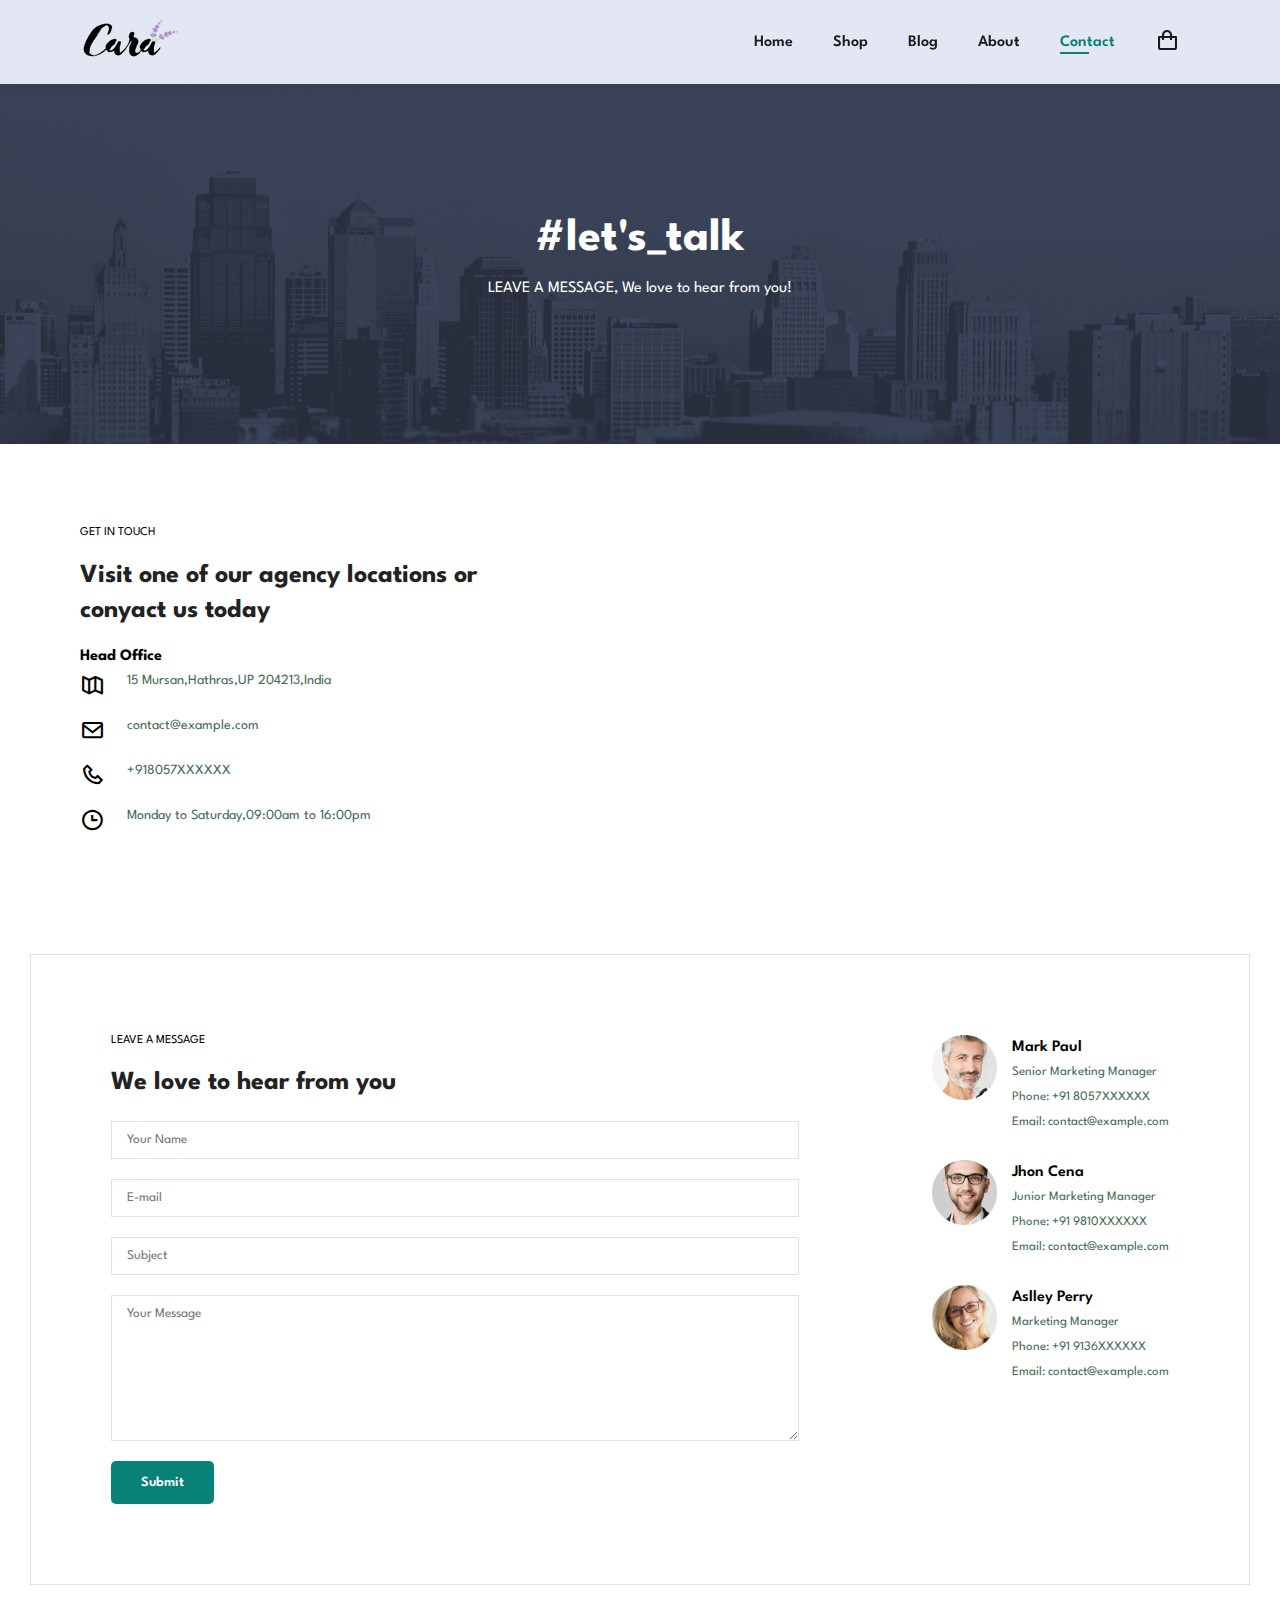
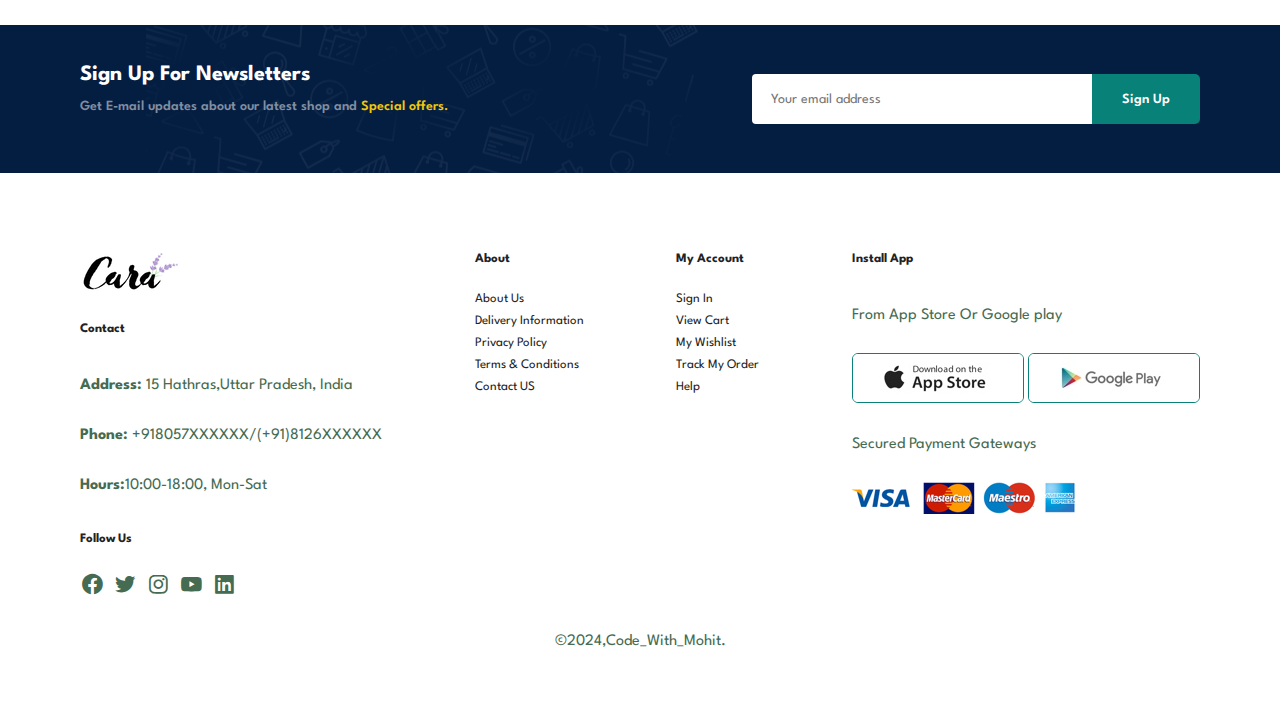
<file: contact.html>
<!DOCTYPE html>
<html lang="en">
<head>
    <meta charset="UTF-8">
    <meta name="viewport" content="width=device-width, initial-scale=1.0">
    <title>Shopping-Site</title>
    <link rel="stylesheet" href="style.css">
    <link rel="icon" href="./img/ICON.png">
    <link href='https://unpkg.com/boxicons@2.1.4/css/boxicons.min.css' rel='stylesheet'>
</head>
<body>
    <section id="header">
        <a href="index.html"><img src="./img/logo.png" class="logo" alt="Img"></a>
        <div>
            <ul id="navbar">
                <li><a href="index.html">Home</a></li>
                <li><a href="shop.html">Shop</a></li>
                <li><a href="blog.html">Blog</a></li>
                <li><a href="about.html">About</a></li>
                <li><a class="active" href="contact.html">Contact</a></li>
                <li id="lg-bag"><a href="cart.html"><i class='bx bx-shopping-bag bx-sm'></i></a></li>
                <a href="#" id="close"><i class='bx bx-x bx-sm'></i></a>
            </ul>
        </div>
        <div id="mobile">
            <a href="#"><i class='bx bx-shopping-bag bx-sm'></i></a>
            <i id="bar" class='bx bx-list-ul bx-sm'></i>
            
        </div>
    </section>

    <section id="page-header" class="about-header">
        <h2>#let's_talk</h2>
        <p>LEAVE A MESSAGE, We love to hear from you!</p>
    </section>

    <section id="contact-details" class="section-p1">
        <div class="details">
            <span>GET IN TOUCH</span>
            <h2>Visit one of our agency locations or conyact us today</h2>
            <h3>Head Office</h3>
            <div>
                <li>
                    <i class="bx bx-map-alt bx-sm"></i>
                    <p>15 Mursan,Hathras,UP 204213,India</p>
                </li>
                <li>
                    <i class="bx bx-envelope bx-sm"></i>
                    <p>contact@example.com</p>
                </li>
                <li>
                    <i class="bx bx-phone bx-sm"></i>
                    <p>+918057XXXXXX</p>
                </li>
                <li>
                    <i class='bx bx-time bx-sm'></i>
                    <p>Monday to Saturday,09:00am to 16:00pm</p>
                </li>
            </div>
        </div>
        <div class="map">
            <iframe src="https://www.google.com/maps/embed?pb=!1m18!1m12!1m3!1d1320.5249709208952!2d80.99087606767783!3d26.78424612904117!2m3!1f0!2f0!3f0!3m2!1i1024!2i768!4f13.1!3m3!1m2!1s0x399be4ac0341a871%3A0x96e094c54c92ecc7!2sLulu%20Mall%2C%20Lucknow!5e1!3m2!1sen!2sin!4v1710838790730!5m2!1sen!2sin" width="600" height="450" style="border:0;" allowfullscreen="" loading="lazy" referrerpolicy="no-referrer-when-downgrade"></iframe>
        </div>
    </section>

    <section id="form-details">
        <form action="">
            <span>LEAVE A MESSAGE</span>
            <h2>We love to hear from you</h2>
            <input type="text" placeholder="Your Name">
            <input type="text" placeholder="E-mail">
            <input type="text" placeholder="Subject">
            <textarea name="" id="" cols="30" rows="10" placeholder="Your Message"></textarea>
            <button class="normal">Submit</button>
        </form>

        <div class="people">
            <div>
                <img src="./img/people/1.png" alt="">
                <p><span>Mark Paul</span> Senior Marketing Manager <br>Phone: +91 8057XXXXXX <br>Email: contact@example.com</p>
            </div>
            <div>
                <img src="./img/people/2.png" alt="">
                <p><span>Jhon Cena</span>Junior Marketing Manager <br>Phone: +91 9810XXXXXX <br>Email: contact@example.com</p>
            </div>
            <div>
                <img src="./img/people/3.png" alt="">
                <p><span>Aslley Perry</span>Marketing Manager <br>Phone: +91 9136XXXXXX <br>Email: contact@example.com</p>
            </div>
        </div>
    </section>

    <section id="newsletter" class="section-p1 section-m1">
        <div class="newstext">
            <h4>Sign Up For Newsletters</h4>
            <p>Get E-mail updates about our latest shop and <span>Special offers.</span></p>
        </div>
        <div class="form">
            <input type="text" placeholder="Your email address">
            <button class="normal">Sign Up</button>
        </div>
    </section>

    <footer class="section-p1">
        <div class="col">
            <img class="logo" src="./img/logo.png" alt="">
            <h4>Contact</h4>
            <p><strong>Address:</strong> 15 Hathras,Uttar Pradesh, India</p>
            <p><strong>Phone:</strong> +918057XXXXXX/(+91)8126XXXXXX</p>
            <p><strong>Hours:</strong>10:00-18:00, Mon-Sat</p>
            <div class="follow">
                <h4>Follow Us</h4>
                <div class="icon">
                    <i class='bx bxl-facebook-circle bx-sm' ></i>
                    <i class='bx bxl-twitter bx-sm'  ></i>
                    <i class='bx bxl-instagram bx-sm' ></i>
                    <i class='bx bxl-youtube bx-sm' ></i>
                    <i class='bx bxl-linkedin-square bx-sm' ></i>
                </div>
            </div>
        </div>

        <div class="col">
            <h4>About</h4>
            <a href="#">About Us</a>
            <a href="#">Delivery Information</a>
            <a href="#">Privacy Policy</a>
            <a href="#">Terms & Conditions</a>
            <a href="#">Contact US</a>
        </div>

        <div class="col">
            <h4>My Account</h4>
            <a href="#">Sign In</a>
            <a href="#">View Cart</a>
            <a href="#">My Wishlist</a>
            <a href="#">Track My Order</a>
            <a href="#">Help</a>
        </div>

        <div class="col install">
            <h4>Install App</h4>
            <p>From App Store Or Google play</p>
            <div class="row">
                <img src="./img/pay/app.jpg" alt="">
                <img src="./img/pay/play.jpg" alt="">
            </div>
            <p>Secured Payment Gateways</p>
            <img src="./img/pay/pay.png" alt="">
        </div>

        <div class="copyright">
            <p>&copy;2024,Code_With_Mohit.</p>
        </div>
    </footer>

    <script src="app.js"></script>
</body>
</html>
</file>
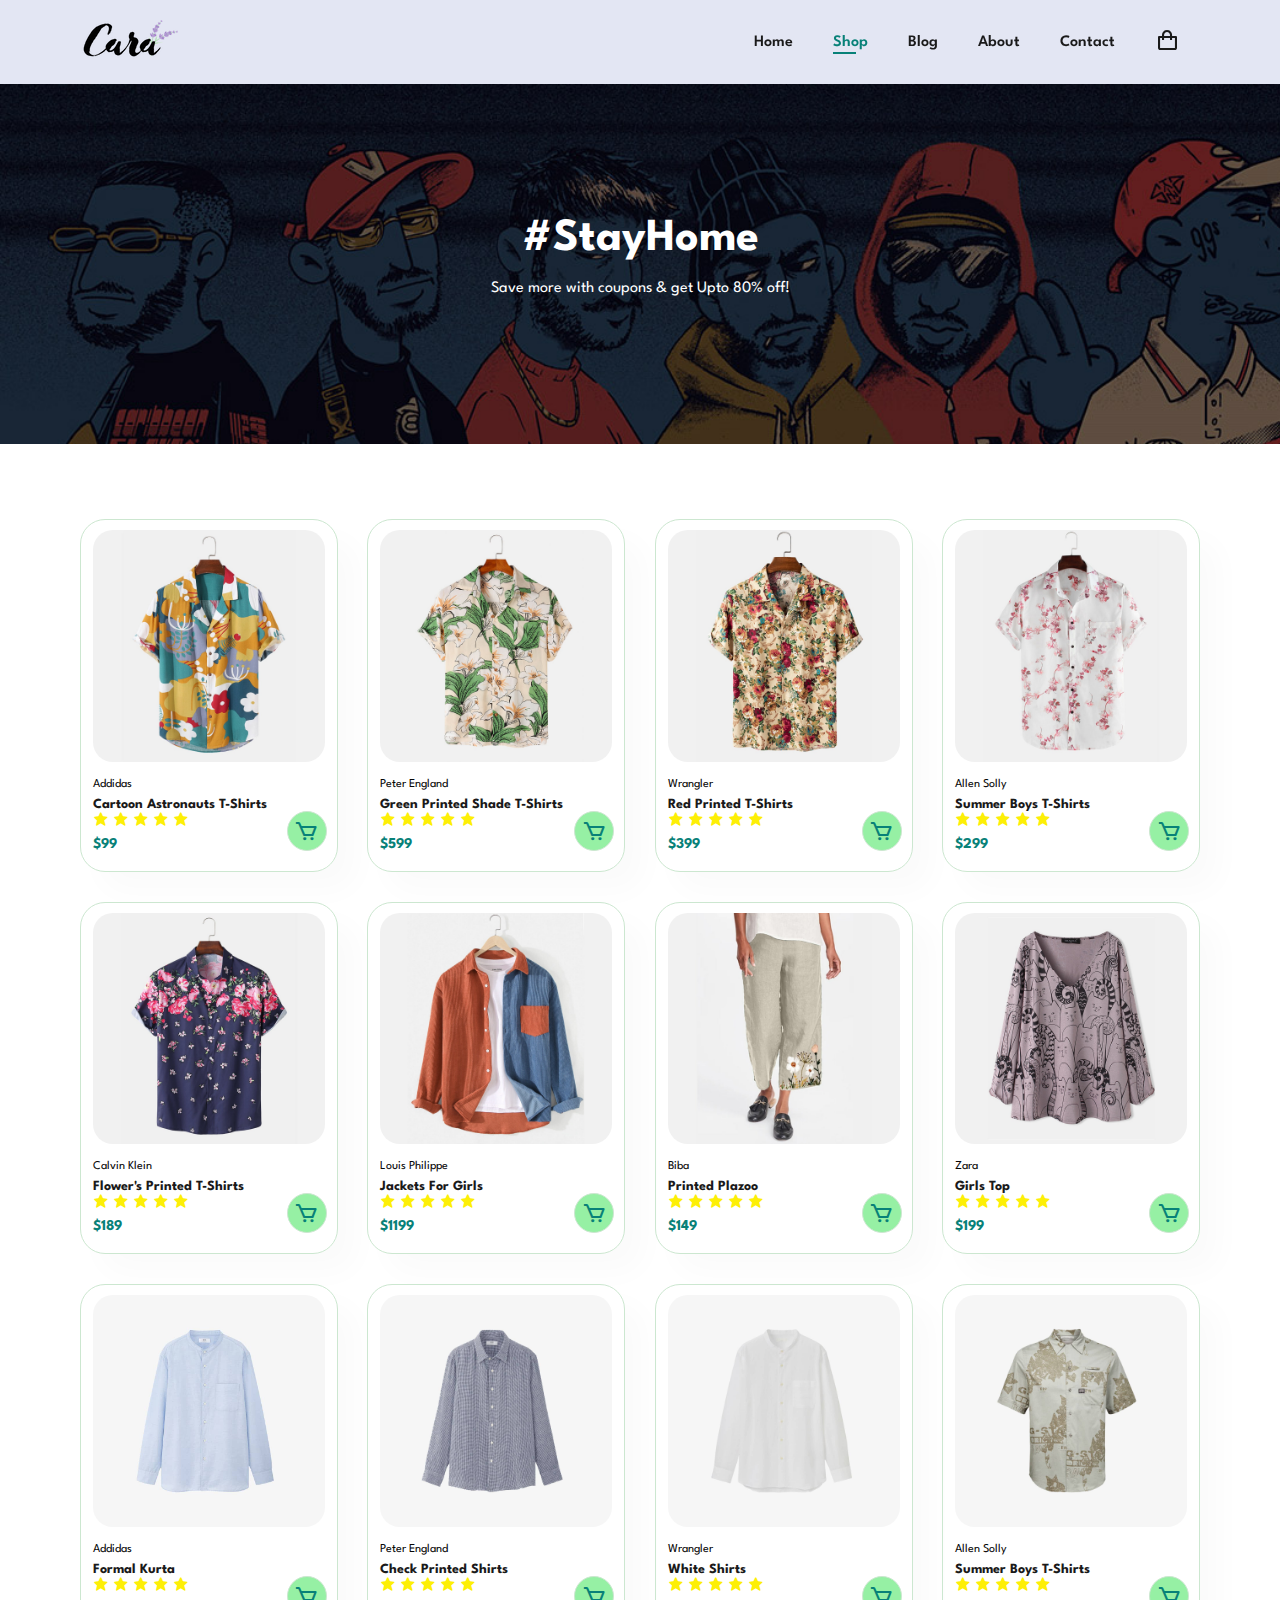
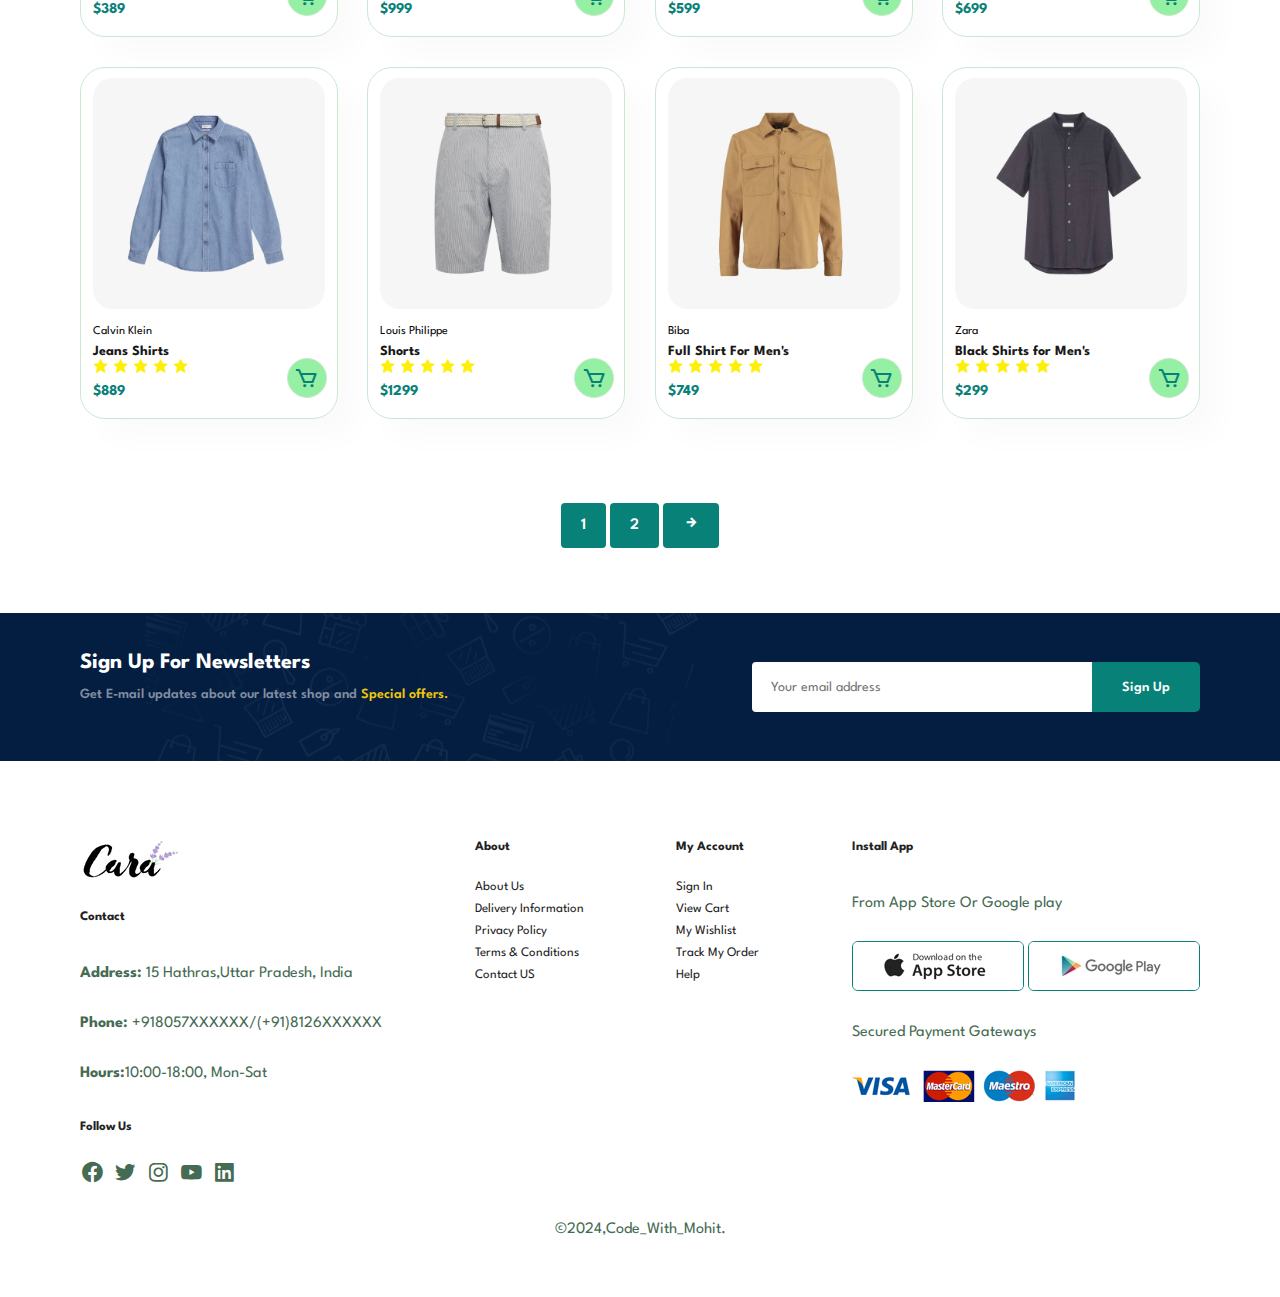
<file: shop.html>
<!DOCTYPE html>
<html lang="en">
<head>
    <meta charset="UTF-8">
    <meta name="viewport" content="width=device-width, initial-scale=1.0">
    <title>Shopping-Site</title>
    <link rel="stylesheet" href="style.css">
    <link rel="icon" href="./img/ICON.png">
    <link href='https://unpkg.com/boxicons@2.1.4/css/boxicons.min.css' rel='stylesheet'>
</head>
<body>
    <section id="header">
        <a href="index.html"><img src="./img/logo.png" class="logo" alt="Img"></a>
        <div>
            <ul id="navbar">
                <li><a href="index.html">Home</a></li>
                <li><a class="active" href="shop.html">Shop</a></li>
                <li><a href="blog.html">Blog</a></li>
                <li><a href="about.html">About</a></li>
                <li><a href="contact.html">Contact</a></li>
                <li id="lg-bag"><a href="cart.html"><i class='bx bx-shopping-bag bx-sm'></i></a></li>
                <a href="#" id="close"><i class='bx bx-x bx-sm'></i></a>
            </ul>
        </div>
        <div id="mobile">
            <a href="#"><i class='bx bx-shopping-bag bx-sm'></i></a>
            <i id="bar" class='bx bx-list-ul bx-sm'></i>
            
        </div>
    </section>

    <section id="page-header">
        <h2>#StayHome</h2>
        <p>Save more with coupons & get Upto 80% off!</p>
    </section>

    <section id="product1" class="section-p1"> 
        <div class="pro-container">
            <div class="pro" onclick="window.location.href='sproduct.html'">
                <img src="./img/products/f1.jpg" alt="">
                <div class="des">
                    <span>Addidas</span>
                    <h5>Cartoon Astronauts T-Shirts</h5>
                    <div class="star">
                        <i class='bx bxs-star' style='color:#fdef06'  ></i>
                        <i class='bx bxs-star' style='color:#fdef06'  ></i>
                        <i class='bx bxs-star' style='color:#fdef06'  ></i>
                        <i class='bx bxs-star' style='color:#fdef06'  ></i>
                        <i class='bx bxs-star' style='color:#fdef06'  ></i>
                    </div>
                    <h4>$99</h4>
                </div>
            <a href="#"><i class='bx bx-cart bx-sm cart'></i></a>
            </div>

            <div class="pro">
                <img src="./img/products/f2.jpg" alt="">
                <div class="des">
                    <span>Peter England</span>
                    <h5>Green Printed Shade  T-Shirts</h5>
                    <div class="star">
                        <i class='bx bxs-star' style='color:#fdef06'  ></i>
                        <i class='bx bxs-star' style='color:#fdef06'  ></i>
                        <i class='bx bxs-star' style='color:#fdef06'  ></i>
                        <i class='bx bxs-star' style='color:#fdef06'  ></i>
                        <i class='bx bxs-star' style='color:#fdef06'  ></i>
                    </div>
                    <h4>$599</h4>
                </div>
            <a href="#"><i class='bx bx-cart bx-sm cart'></i></a>
            </div>

            <div class="pro">
                <img src="./img/products/f3.jpg" alt="">
                <div class="des">
                    <span>Wrangler</span>
                    <h5>Red Printed T-Shirts</h5>
                    <div class="star">
                        <i class='bx bxs-star' style='color:#fdef06'  ></i>
                        <i class='bx bxs-star' style='color:#fdef06'  ></i>
                        <i class='bx bxs-star' style='color:#fdef06'  ></i>
                        <i class='bx bxs-star' style='color:#fdef06'  ></i>
                        <i class='bx bxs-star' style='color:#fdef06'  ></i>
                    </div>
                    <h4>$399</h4>
                </div>
            <a href="#"><i class='bx bx-cart bx-sm cart'></i></a>
            </div>

            <div class="pro">
                <img src="./img/products/f4.jpg" alt="">
                <div class="des">
                    <span>Allen Solly</span>
                    <h5>Summer Boys T-Shirts</h5>
                    <div class="star">
                        <i class='bx bxs-star' style='color:#fdef06'  ></i>
                        <i class='bx bxs-star' style='color:#fdef06'  ></i>
                        <i class='bx bxs-star' style='color:#fdef06'  ></i>
                        <i class='bx bxs-star' style='color:#fdef06'  ></i>
                        <i class='bx bxs-star' style='color:#fdef06'  ></i>
                    </div>
                    <h4>$299</h4>
                </div>
            <a href="#"><i class='bx bx-cart bx-sm cart'></i></a>
            </div>

            <div class="pro">
                <img src="./img/products/f5.jpg" alt="">
                <div class="des">
                    <span>Calvin Klein</span>
                    <h5>Flower's Printed T-Shirts</h5>
                    <div class="star">
                        <i class='bx bxs-star' style='color:#fdef06'  ></i>
                        <i class='bx bxs-star' style='color:#fdef06'  ></i>
                        <i class='bx bxs-star' style='color:#fdef06'  ></i>
                        <i class='bx bxs-star' style='color:#fdef06'  ></i>
                        <i class='bx bxs-star' style='color:#fdef06'  ></i>
                    </div>
                    <h4>$189</h4>
                </div>
            <a href="#"><i class='bx bx-cart bx-sm cart'></i></a>
            </div>

            <div class="pro">
                <img src="./img/products/f6.jpg" alt="">
                <div class="des">
                    <span>Louis Philippe</span>
                    <h5>Jackets For Girls</h5>
                    <div class="star">
                        <i class='bx bxs-star' style='color:#fdef06'  ></i>
                        <i class='bx bxs-star' style='color:#fdef06'  ></i>
                        <i class='bx bxs-star' style='color:#fdef06'  ></i>
                        <i class='bx bxs-star' style='color:#fdef06'  ></i>
                        <i class='bx bxs-star' style='color:#fdef06'  ></i>
                    </div>
                    <h4>$1199</h4>
                </div>
            <a href="#"><i class='bx bx-cart bx-sm cart'></i></a>
            </div>

            <div class="pro">
                <img src="./img/products/f7.jpg" alt="">
                <div class="des">
                    <span>Biba</span>
                    <h5>Printed Plazoo </h5>
                    <div class="star">
                        <i class='bx bxs-star' style='color:#fdef06'  ></i>
                        <i class='bx bxs-star' style='color:#fdef06'  ></i>
                        <i class='bx bxs-star' style='color:#fdef06'  ></i>
                        <i class='bx bxs-star' style='color:#fdef06'  ></i>
                        <i class='bx bxs-star' style='color:#fdef06'  ></i>
                    </div>
                    <h4>$149</h4>
                </div>
            <a href="#"><i class='bx bx-cart bx-sm cart'></i></a>
            </div>

            <div class="pro">
                <img src="./img/products/f8.jpg" alt="">
                <div class="des">
                    <span>Zara</span>
                    <h5>Girls Top </h5>
                    <div class="star">
                        <i class='bx bxs-star' style='color:#fdef06'  ></i>
                        <i class='bx bxs-star' style='color:#fdef06'  ></i>
                        <i class='bx bxs-star' style='color:#fdef06'  ></i>
                        <i class='bx bxs-star' style='color:#fdef06'  ></i>
                        <i class='bx bxs-star' style='color:#fdef06'  ></i>
                    </div>
                    <h4>$199</h4>
                </div>
            <a href="#"><i class='bx bx-cart bx-sm cart'></i></a>
            </div>
        
            <div class="pro">
                <img src="./img/products/n1.jpg" alt="">
                <div class="des">
                    <span>Addidas</span>
                    <h5>Formal Kurta</h5>
                    <div class="star">
                        <i class='bx bxs-star' style='color:#fdef06'  ></i>
                        <i class='bx bxs-star' style='color:#fdef06'  ></i>
                        <i class='bx bxs-star' style='color:#fdef06'  ></i>
                        <i class='bx bxs-star' style='color:#fdef06'  ></i>
                        <i class='bx bxs-star' style='color:#fdef06'  ></i>
                    </div>
                    <h4>$389</h4>
                </div>
            <a href="#"><i class='bx bx-cart bx-sm cart'></i></a>
            </div>

            <div class="pro">
                <img src="./img/products/n2.jpg" alt="">
                <div class="des">
                    <span>Peter England</span>
                    <h5>Check Printed Shirts</h5>
                    <div class="star">
                        <i class='bx bxs-star' style='color:#fdef06'  ></i>
                        <i class='bx bxs-star' style='color:#fdef06'  ></i>
                        <i class='bx bxs-star' style='color:#fdef06'  ></i>
                        <i class='bx bxs-star' style='color:#fdef06'  ></i>
                        <i class='bx bxs-star' style='color:#fdef06'  ></i>
                    </div>
                    <h4>$999</h4>
                </div>
            <a href="#"><i class='bx bx-cart bx-sm cart'></i></a>
            </div>

            <div class="pro">
                <img src="./img/products/n3.jpg" alt="">
                <div class="des">
                    <span>Wrangler</span>
                    <h5>White Shirts</h5>
                    <div class="star">
                        <i class='bx bxs-star' style='color:#fdef06'  ></i>
                        <i class='bx bxs-star' style='color:#fdef06'  ></i>
                        <i class='bx bxs-star' style='color:#fdef06'  ></i>
                        <i class='bx bxs-star' style='color:#fdef06'  ></i>
                        <i class='bx bxs-star' style='color:#fdef06'  ></i>
                    </div>
                    <h4>$599</h4>
                </div>
            <a href="#"><i class='bx bx-cart bx-sm cart'></i></a>
            </div>

            <div class="pro">
                <img src="./img/products/n4.jpg" alt="">
                <div class="des">
                    <span>Allen Solly</span>
                    <h5>Summer Boys T-Shirts</h5>
                    <div class="star">
                        <i class='bx bxs-star' style='color:#fdef06'  ></i>
                        <i class='bx bxs-star' style='color:#fdef06'  ></i>
                        <i class='bx bxs-star' style='color:#fdef06'  ></i>
                        <i class='bx bxs-star' style='color:#fdef06'  ></i>
                        <i class='bx bxs-star' style='color:#fdef06'  ></i>
                    </div>
                    <h4>$699</h4>
                </div>
            <a href="#"><i class='bx bx-cart bx-sm cart'></i></a>
            </div>

            <div class="pro">
                <img src="./img/products/n5.jpg" alt="">
                <div class="des">
                    <span>Calvin Klein</span>
                    <h5>Jeans Shirts</h5>
                    <div class="star">
                        <i class='bx bxs-star' style='color:#fdef06'  ></i>
                        <i class='bx bxs-star' style='color:#fdef06'  ></i>
                        <i class='bx bxs-star' style='color:#fdef06'  ></i>
                        <i class='bx bxs-star' style='color:#fdef06'  ></i>
                        <i class='bx bxs-star' style='color:#fdef06'  ></i>
                    </div>
                    <h4>$889</h4>
                </div>
            <a href="#"><i class='bx bx-cart bx-sm cart'></i></a>
            </div>

            <div class="pro">
                <img src="./img/products/n6.jpg" alt="">
                <div class="des">
                    <span>Louis Philippe</span>
                    <h5>Shorts </h5>
                    <div class="star">
                        <i class='bx bxs-star' style='color:#fdef06'  ></i>
                        <i class='bx bxs-star' style='color:#fdef06'  ></i>
                        <i class='bx bxs-star' style='color:#fdef06'  ></i>
                        <i class='bx bxs-star' style='color:#fdef06'  ></i>
                        <i class='bx bxs-star' style='color:#fdef06'  ></i>
                    </div>
                    <h4>$1299</h4>
                </div>
            <a href="#"><i class='bx bx-cart bx-sm cart'></i></a>
            </div>

            <div class="pro">
                <img src="./img/products/n7.jpg" alt="">
                <div class="des">
                    <span>Biba</span>
                    <h5>Full Shirt For Men's</h5>
                    <div class="star">
                        <i class='bx bxs-star' style='color:#fdef06'  ></i>
                        <i class='bx bxs-star' style='color:#fdef06'  ></i>
                        <i class='bx bxs-star' style='color:#fdef06'  ></i>
                        <i class='bx bxs-star' style='color:#fdef06'  ></i>
                        <i class='bx bxs-star' style='color:#fdef06'  ></i>
                    </div>
                    <h4>$749</h4>
                </div>
            <a href="#"><i class='bx bx-cart bx-sm cart'></i></a>
            </div>

            <div class="pro">
                <img src="./img/products/n8.jpg" alt="">
                <div class="des">
                    <span>Zara</span>
                    <h5>Black Shirts for Men's </h5>
                    <div class="star">
                        <i class='bx bxs-star' style='color:#fdef06'  ></i>
                        <i class='bx bxs-star' style='color:#fdef06'  ></i>
                        <i class='bx bxs-star' style='color:#fdef06'  ></i>
                        <i class='bx bxs-star' style='color:#fdef06'  ></i>
                        <i class='bx bxs-star' style='color:#fdef06'  ></i>
                    </div>
                    <h4>$299</h4>
                </div>
            <a href="#"><i class='bx bx-cart bx-sm cart'></i></a>
            </div>
        </div>   
    </section> 

    <section id="pagination" class="section-p1">
        <a href="#">1</a>
        <a href="#">2</a>
        <a href="#"><i class='bx bx-right-arrow-alt bx-xl'></i></a>

    </section>

    <section id="newsletter" class="section-p1 section-m1">
        <div class="newstext">
            <h4>Sign Up For Newsletters</h4>
            <p>Get E-mail updates about our latest shop and <span>Special offers.</span></p>
        </div>
        <div class="form">
            <input type="text" placeholder="Your email address">
            <button class="normal">Sign Up</button>
        </div>
    </section>

    <footer class="section-p1">
        <div class="col">
            <img class="logo" src="./img/logo.png" alt="">
            <h4>Contact</h4>
            <p><strong>Address:</strong> 15 Hathras,Uttar Pradesh, India</p>
            <p><strong>Phone:</strong> +918057XXXXXX/(+91)8126XXXXXX</p>
            <p><strong>Hours:</strong>10:00-18:00, Mon-Sat</p>
            <div class="follow">
                <h4>Follow Us</h4>
                <div class="icon">
                    <i class='bx bxl-facebook-circle bx-sm' ></i>
                    <i class='bx bxl-twitter bx-sm'  ></i>
                    <i class='bx bxl-instagram bx-sm' ></i>
                    <i class='bx bxl-youtube bx-sm' ></i>
                    <i class='bx bxl-linkedin-square bx-sm' ></i>
                </div>
            </div>
        </div>

        <div class="col">
            <h4>About</h4>
            <a href="#">About Us</a>
            <a href="#">Delivery Information</a>
            <a href="#">Privacy Policy</a>
            <a href="#">Terms & Conditions</a>
            <a href="#">Contact US</a>
        </div>

        <div class="col">
            <h4>My Account</h4>
            <a href="#">Sign In</a>
            <a href="#">View Cart</a>
            <a href="#">My Wishlist</a>
            <a href="#">Track My Order</a>
            <a href="#">Help</a>
        </div>

        <div class="col install">
            <h4>Install App</h4>
            <p>From App Store Or Google play</p>
            <div class="row">
                <img src="./img/pay/app.jpg" alt="">
                <img src="./img/pay/play.jpg" alt="">
            </div>
            <p>Secured Payment Gateways</p>
            <img src="./img/pay/pay.png" alt="">
        </div>

        <div class="copyright">
            <p>&copy;2024,Code_With_Mohit.</p>
        </div>
    </footer>

    <script src="app.js"></script>
</body>
</html>
</file>
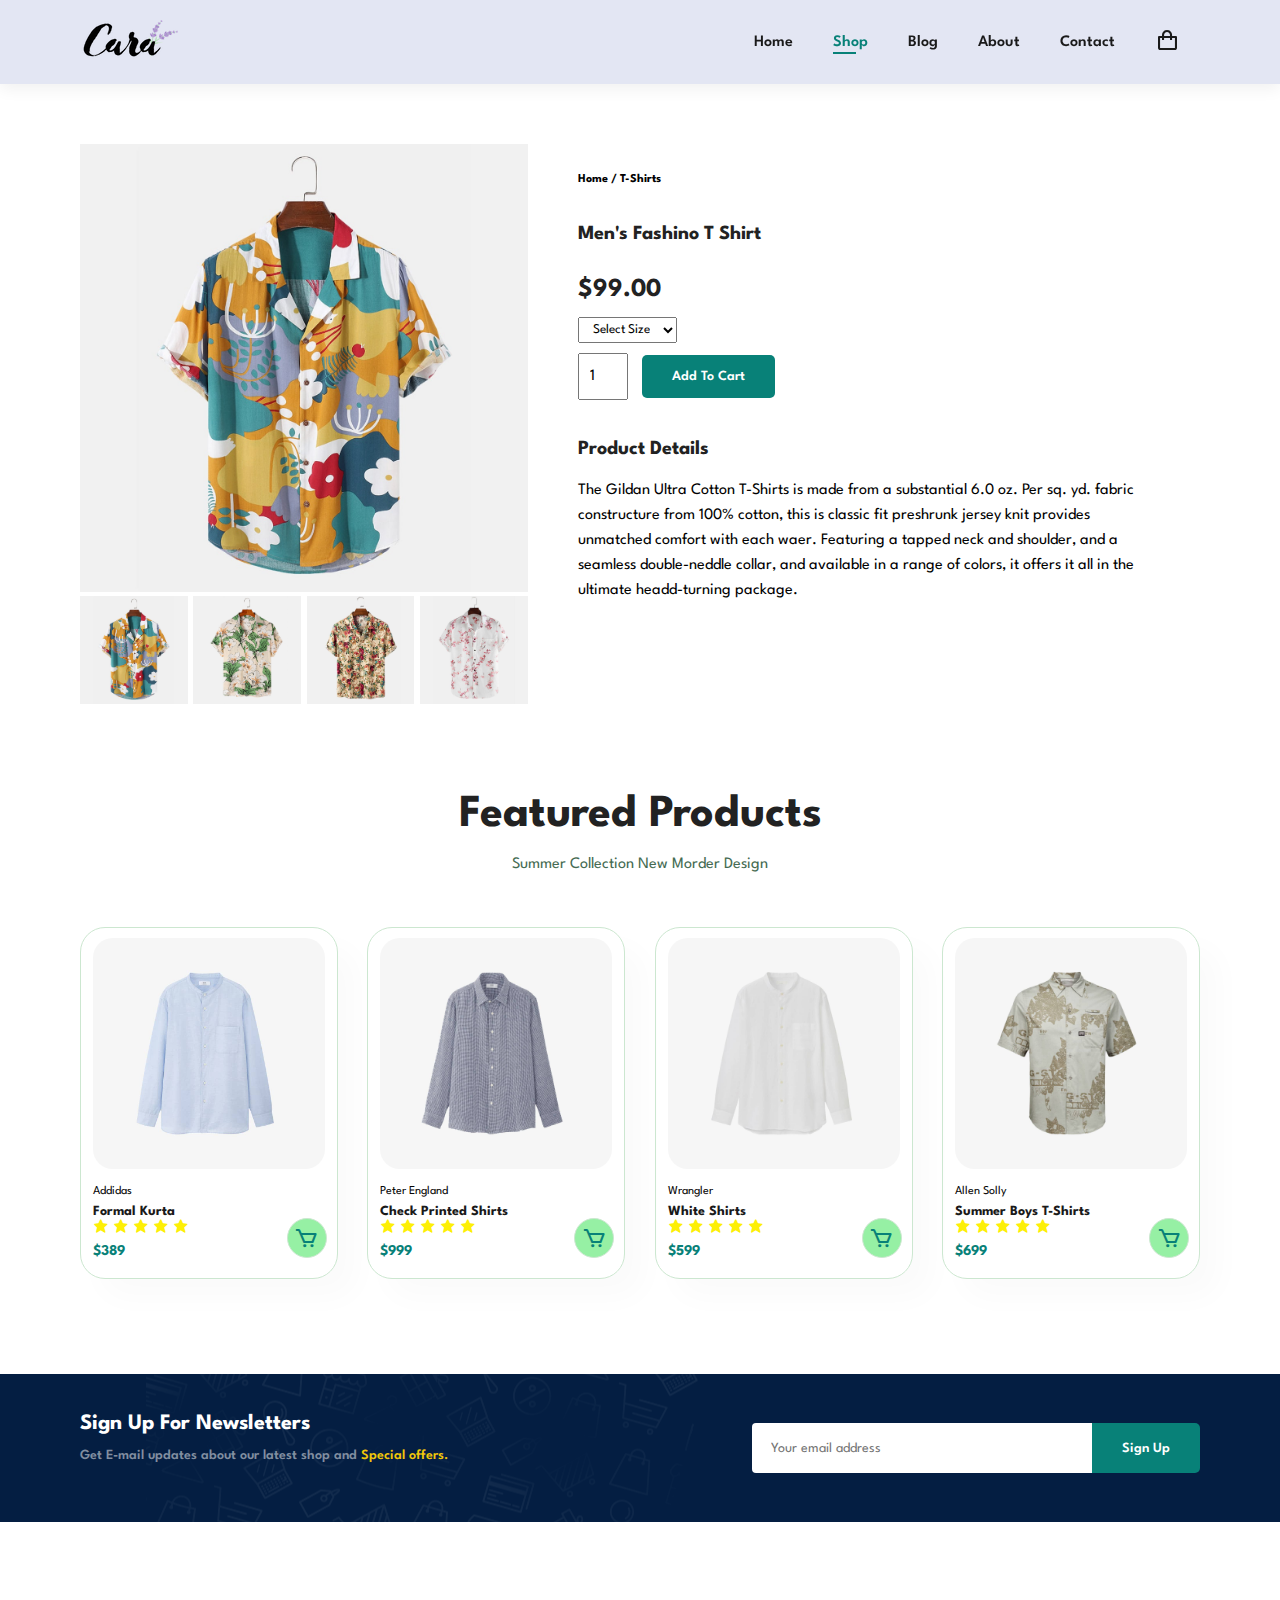
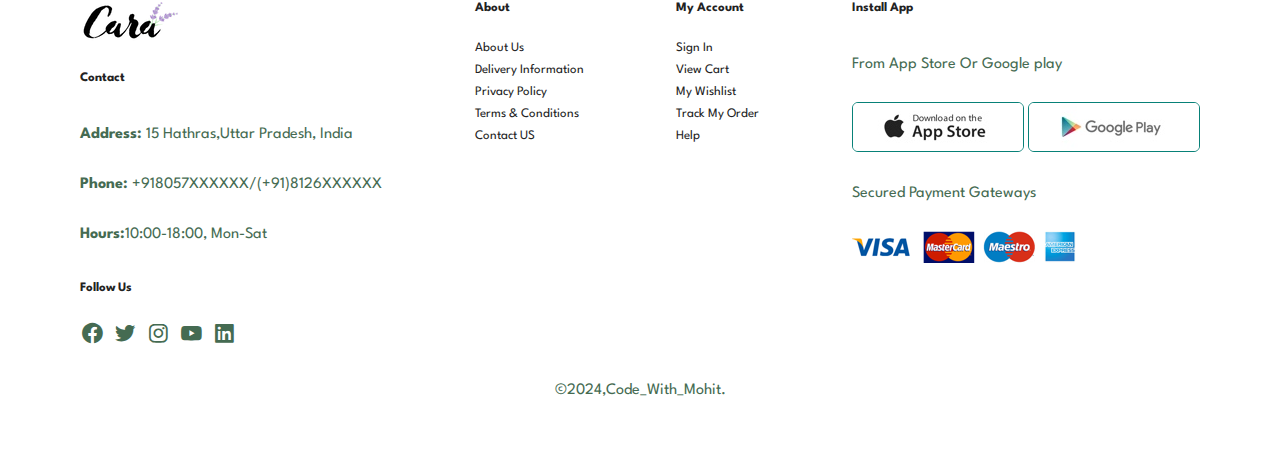
<file: sproduct.html>
<!DOCTYPE html>
<html lang="en">
<head>
    <meta charset="UTF-8">
    <meta name="viewport" content="width=device-width, initial-scale=1.0">
    <title>Shopping-Site</title>
    <link rel="stylesheet" href="style.css">
    <link rel="icon" href="./img/ICON.png">
    <link href='https://unpkg.com/boxicons@2.1.4/css/boxicons.min.css' rel='stylesheet'>
</head>
<body>
    <section id="header">
        <a href="index.html"><img src="./img/logo.png" class="logo" alt="Img"></a>
        <div>
            <ul id="navbar">
                <li><a href="index.html">Home</a></li>
                <li><a class="active" href="shop.html">Shop</a></li>
                <li><a href="blog.html">Blog</a></li>
                <li><a href="about.html">About</a></li>
                <li><a href="contact.html">Contact</a></li>
                <li id="lg-bag"><a href="cart.html"><i class='bx bx-shopping-bag bx-sm'></i></a></li>
                <a href="#" id="close"><i class='bx bx-x bx-sm'></i></a>
            </ul>
        </div>
        <div id="mobile">
            <a href="#"><i class='bx bx-shopping-bag bx-sm'></i></a>
            <i id="bar" class='bx bx-list-ul bx-sm'></i>
            
        </div>
    </section>

    <section id="prodetails" class="section-p1">
        <div class="single-pro-image">
            <img src="./img/products/f1.jpg" width="100%" id="MainImg" alt="">

            <div class="small-img-group">
                <div class="small-img-col">
                    <img src="./img/products/f1.jpg" width="100%" class="small-img" alt="">
                </div>
                <div class="small-img-col">
                    <img src="./img/products/f2.jpg" width="100%" class="small-img" alt="">
                </div>
                <div class="small-img-col">
                    <img src="./img/products/f3.jpg" width="100%" class="small-img" alt="">
                </div>
                <div class="small-img-col">
                    <img src="./img/products/f4.jpg" width="100%" class="small-img" alt="">
                </div>
            </div>
        </div>
        <div class="single-pro-details">
            <h6>Home / T-Shirts</h6>
            <h4>Men's Fashino T Shirt</h4>
            <h2>$99.00</h2>
            <select>
                <option>Select Size</option>
                <option>XL</option>
                <option>XXL</option>
                <option>Small</option>
                <option>Large</option>
            </select>
            <input type="number" value="1">
            <button class="normal">Add To Cart</button>
            <h4>Product Details</h4>
            <span>The Gildan Ultra Cotton T-Shirts is made from a substantial 6.0 oz. Per  sq. yd. fabric constructure from 100% cotton, this is classic fit preshrunk  jersey knit provides unmatched comfort with each waer. Featuring a tapped neck  and shoulder, and a seamless double-neddle collar, and available in a range of colors, it offers it all in the ultimate headd-turning package.</span>
        </div>
    </section>

    <section id="product1" class="section-p1"> 
        <h2>Featured Products</h2>
        <p>Summer Collection New Morder Design</p>
        <div class="pro-container">
            <div class="pro">
                <img src="./img/products/n1.jpg" alt="">
                <div class="des">
                    <span>Addidas</span>
                    <h5>Formal Kurta</h5>
                    <div class="star">
                        <i class='bx bxs-star' style='color:#fdef06'  ></i>
                        <i class='bx bxs-star' style='color:#fdef06'  ></i>
                        <i class='bx bxs-star' style='color:#fdef06'  ></i>
                        <i class='bx bxs-star' style='color:#fdef06'  ></i>
                        <i class='bx bxs-star' style='color:#fdef06'  ></i>
                    </div>
                    <h4>$389</h4>
                </div>
            <a href="#"><i class='bx bx-cart bx-sm cart'></i></a>
            </div>

            <div class="pro">
                <img src="./img/products/n2.jpg" alt="">
                <div class="des">
                    <span>Peter England</span>
                    <h5>Check Printed Shirts</h5>
                    <div class="star">
                        <i class='bx bxs-star' style='color:#fdef06'  ></i>
                        <i class='bx bxs-star' style='color:#fdef06'  ></i>
                        <i class='bx bxs-star' style='color:#fdef06'  ></i>
                        <i class='bx bxs-star' style='color:#fdef06'  ></i>
                        <i class='bx bxs-star' style='color:#fdef06'  ></i>
                    </div>
                    <h4>$999</h4>
                </div>
            <a href="#"><i class='bx bx-cart bx-sm cart'></i></a>
            </div>

            <div class="pro">
                <img src="./img/products/n3.jpg" alt="">
                <div class="des">
                    <span>Wrangler</span>
                    <h5>White Shirts</h5>
                    <div class="star">
                        <i class='bx bxs-star' style='color:#fdef06'  ></i>
                        <i class='bx bxs-star' style='color:#fdef06'  ></i>
                        <i class='bx bxs-star' style='color:#fdef06'  ></i>
                        <i class='bx bxs-star' style='color:#fdef06'  ></i>
                        <i class='bx bxs-star' style='color:#fdef06'  ></i>
                    </div>
                    <h4>$599</h4>
                </div>
            <a href="#"><i class='bx bx-cart bx-sm cart'></i></a>
            </div>

            <div class="pro">
                <img src="./img/products/n4.jpg" alt="">
                <div class="des">
                    <span>Allen Solly</span>
                    <h5>Summer Boys T-Shirts</h5>
                    <div class="star">
                        <i class='bx bxs-star' style='color:#fdef06'  ></i>
                        <i class='bx bxs-star' style='color:#fdef06'  ></i>
                        <i class='bx bxs-star' style='color:#fdef06'  ></i>
                        <i class='bx bxs-star' style='color:#fdef06'  ></i>
                        <i class='bx bxs-star' style='color:#fdef06'  ></i>
                    </div>
                    <h4>$699</h4>
                </div>
            <a href="#"><i class='bx bx-cart bx-sm cart'></i></a>
            </div>         
        </div>   
    </section>

    <section id="newsletter" class="section-p1 section-m1">
        <div class="newstext">
            <h4>Sign Up For Newsletters</h4>
            <p>Get E-mail updates about our latest shop and <span>Special offers.</span></p>
        </div>
        <div class="form">
            <input type="text" placeholder="Your email address">
            <button class="normal">Sign Up</button>
        </div>
    </section>

    <footer class="section-p1">
        <div class="col">
            <img class="logo" src="./img/logo.png" alt="">
            <h4>Contact</h4>
            <p><strong>Address:</strong> 15 Hathras,Uttar Pradesh, India</p>
            <p><strong>Phone:</strong> +918057XXXXXX/(+91)8126XXXXXX</p>
            <p><strong>Hours:</strong>10:00-18:00, Mon-Sat</p>
            <div class="follow">
                <h4>Follow Us</h4>
                <div class="icon">
                    <i class='bx bxl-facebook-circle bx-sm' ></i>
                    <i class='bx bxl-twitter bx-sm'  ></i>
                    <i class='bx bxl-instagram bx-sm' ></i>
                    <i class='bx bxl-youtube bx-sm' ></i>
                    <i class='bx bxl-linkedin-square bx-sm' ></i>
                </div>
            </div>
        </div>

        <div class="col">
            <h4>About</h4>
            <a href="#">About Us</a>
            <a href="#">Delivery Information</a>
            <a href="#">Privacy Policy</a>
            <a href="#">Terms & Conditions</a>
            <a href="#">Contact US</a>
        </div>

        <div class="col">
            <h4>My Account</h4>
            <a href="#">Sign In</a>
            <a href="#">View Cart</a>
            <a href="#">My Wishlist</a>
            <a href="#">Track My Order</a>
            <a href="#">Help</a>
        </div>

        <div class="col install">
            <h4>Install App</h4>
            <p>From App Store Or Google play</p>
            <div class="row">
                <img src="./img/pay/app.jpg" alt="">
                <img src="./img/pay/play.jpg" alt="">
            </div>
            <p>Secured Payment Gateways</p>
            <img src="./img/pay/pay.png" alt="">
        </div>

        <div class="copyright">
            <p>&copy;2024,Code_With_Mohit.</p>
        </div>
    </footer>

    <!-- Script  -->
    <script>
        var MainImg = document.getElementById("MainImg");
        var smallImg = document.getElementsByClassName("small-img");

        smallImg[0].onclick = function(){
            MainImg.src = smallImg[0].src;
        }
        smallImg[1].onclick = function(){
            MainImg.src = smallImg[1].src;
        }
        smallImg[2].onclick = function(){
            MainImg.src = smallImg[2].src;
        }
        smallImg[3].onclick = function(){
            MainImg.src = smallImg[3].src;
        }
    </script>

    <script src="app.js"></script>
</body>
</html>
</file>
<file: style.css>
@import url('https://fonts.googleapis.com/css2?family=Spartan:wght@100;200;300;400;500;600;700;800;900&display=swap');

*{
    margin: 0;
    padding: 0;
    box-sizing: border-box;
    font-family: 'Spartan',sans-serif;
}
h1{
    font-size: 50px;
    line-height: 64px;
    color: #222;
}
h2{
    font-size: 46px;
    line-height: 54px;
    color: #222;
}
h4{
    font-size: 20px;
    color: #222;
}
h6{
    font-weight: 700;
    font-size: 12px;
}
p{
    font-size: 16px;
    color: #456b52;
    margin: 15px 0 20px 0;
}
.section-p1{
    padding: 40px 80px ;
}
.section-m1{
    margin: 40px 0;
}
button.normal{
    font-size:14px ;
    font-weight: 600;
    padding: 15px 30px ;
    color: #000;
    background-color: #fff;
    border-radius: 5px;
    cursor: pointer;
    border: none;
    outline: none;
    transition: 0.3s ease;
}
button.white{
    font-size:13px ;
    font-weight: 600;
    padding: 11px 18px ;
    color: #fff;
    background-color: transparent;
    cursor: pointer;
    border: 1px solid #fff;
    outline: none;
    transition: 0.3s ease;
}
body{
    width: 100%;
}

/* Header */
#header{
    display: flex;
    align-items: center;
    justify-content: space-between;
    padding: 20px 80px;
    background: #E3E6F3;
    box-shadow: 0 5px 15px rgba(0,0,0,0.06);
    z-index: 999;
    position: sticky;
    top: 0;
    left: 0;
}
#navbar{
    display: flex;
    align-items: center;
    justify-content: center;
}
#navbar li{
    list-style: none;
    padding: 0 20px;
    position: relative;
}
#navbar li a{
    text-decoration: none;
    font-size: 16px;
    font-weight: 600;
    color: #1a1a1a;
    transition: 0.3s ease;

}
#navbar li a:hover,
#navbar li a.active{
    color: #088178;
}
#navbar li a.active::after,
#navbar li a:hover::after{
    content: "";
    width: 30%;
    height: 2px;
    background: #088178;
    position: absolute;
    bottom: -4px;
    left: 20px;
}
#mobile{
    display: none;
    align-items: center;
}
#close{
    display: none;
}
/* Hero Section */
#hero{
    background-image: url(./img/hero4.png);
    height: 90vh;
    width: 100%;
    background-size: cover;
    background-position: top 25% right 0;
    padding: 0 80px;
    display: flex;
    flex-direction: column;
    align-items: flex-start;
    justify-content: center;
}
#hero h4{
    padding-bottom: 15px;
}
#hero h1{
    color: #088178;
}
#hero button{
    background-image: url(./img/button.png);
    background-color: transparent;
    color: #088178;
    border: 0;
    padding: 14px 80px 14px 65px ;
    background-repeat: no-repeat;
    cursor: pointer;
    font-weight: 700;
    font-size: 15px;
}

/* Feature */
#feature{
    display: flex;
    align-items: center;
    justify-content: space-between;
    flex-wrap: wrap;
}
#feature .fe-box{
    width: 160px;
    text-align: center;
    padding: 25px 15px ;
    box-shadow: 20px 20px 34px rgba(0,0,0,0.03);
    border: 1px solid #cce7d0;
    border-radius: 5px;
    margin: 15px 0;
}
#feature .fe-box:hover{
    box-shadow: 10px 10px 54px rgba(70,62,221,0.1);

}
#feature .fe-box img{
    width: 100%;
    margin-bottom: 10px;
}
#feature .fe-box h6{
    display: inline-block;
    padding: 9px 8px 6px 8px ;
    line-height: 1;
    border-radius: 4px;
    color: #088178;
    background-color: #fddde4;
}
#feature .fe-box:nth-child(2) h6{
    background-color: #cdebbc;
}
#feature .fe-box:nth-child(3) h6{
    background-color: #79c7e9;
}
#feature .fe-box:nth-child(4) h6{
    background-color: #8698f0;
}
#feature .fe-box:nth-child(5) h6{
    background-color: #f392f3;
}
#feature .fe-box:nth-child(6) h6{
    background-color: #72e72e;
}

/* Product */
#product1{
    text-align: center;
}
#product1 .pro-container{
    display: flex;
    justify-content: space-between;
    padding-top: 20px;
    flex-wrap: wrap;
}
#product1 .pro{
    width: 23%;
    min-width: 250px;
    padding: 10px 12px;
    border: 1px solid #cce7d0;
    border-radius: 25px;
    cursor: pointer;
    box-shadow: 20px 20px 30px rgba(0,0,0,0.02);
    margin: 15px 0;
    transition: 0.2s ease;
    position: relative;
}
#product1 .pro:hover{
    box-shadow: 20px 20px 30px rgba(0,0,0,0.1);
    
}
#product1 .pro img{
    width: 100%;
    border-radius: 20px;
}
#product1 .pro .des{
    text-align: start;
    padding: 10px 0;
}
#product1 .pro .des span{
    color: #060606;
    font-size: 12px;
}
#product1 .pro .des h5{
    padding-top: 7px;
    color: #1a1a1a;
    font-size: 14px;
}
#product1 .pro .des h4{
    padding-top: 7px;
    font-size: 15px;
    font-weight: 700;
    color: #088178;
}
#product1 .pro .cart {
    width: 40px;
    height: 40px;
    line-height: 40px;
    border-radius: 50px;
    background-color: #96f0a4;
    font-weight: 500;
    color: #088178;
    border: 1px solid #cce7d0;
    position: absolute;
    bottom: 20px;
    right: 10px;
}
/* Banner */
#banner{
    display: flex;
    flex-direction: column;
    justify-content: center;
    align-items: center;
    text-align: center;
    background-image: url(./img/banner/b2.jpg);
    width: 100%;
    height: 40vh;
    background-position: center;
    background-size: contain;
}
#banner h4{
    color: #fff;
    font-size: 16px;
}
#banner h2{
    color: #fff;
    font-size: 30px;
    padding: 10px 0;
}
#banner h2 span{
    color: #f70662;
}
#banner button:hover{
    background-color: #088178;
    color: #fff;

}
/* Deals Banner */
#sm-banner{
    display: flex;
    justify-content: space-between;
    flex-wrap: wrap;
}
#sm-banner .banner-box{
    display: flex;
    flex-direction: column;
    justify-content: center;
    align-items: flex-start;
    background-image: url(./img/banner/b17.jpg);
    min-width: 520px;
    height: 50vh;
    background-position: center;
    background-size: cover;
    padding: 30px;
}
#sm-banner .banner-box2{
    background-image: url(./img/banner/b10.jpg);

}
#sm-banner h4{
    color: #fff;
    font-size: 20px;
    font-weight: 300;
}
#sm-banner h2{
    color: #fff;
    font-size: 30px;
    font-weight: 800;
}
#sm-banner span{
    color: #fff;
    font-size: 16px;
    font-weight: 500;
    padding-bottom: 15px;
}
#sm-banner .banner-box:hover button{
    background-color: #088178; 
}
#banner3{
    display: flex;
    justify-content: space-between;
    flex-wrap: wrap;
    padding: 0 80px;
}
#banner3 .banner-box{
    display: flex;
    flex-direction: column;
    justify-content: center;
    align-items: flex-start;
    background-image: url(./img/banner/b7.jpg);
    min-width: 30%;
    height: 30vh;
    background-position: center;
    background-size: cover;
    padding: 20px;
    margin-bottom: 20px;
}
#banner3 .banner-box2{
    background-image: url(./img/banner/b4.jpg);
}
#banner3 .banner-box3{
    background-image: url(./img/banner/b18.jpg);
}
#banner3 h2{
    color: #fff;
    font-weight: 900;
    font-size: 25px;
}
#banner3 h3{
    color: #ee1b61;
    font-weight: 800;
    font-size: 15px;
}
/* Newsletter */
#newsletter{
    display: flex;
    justify-content: space-between;
    flex-wrap: wrap;
    align-items: center;
    background-image: url(./img/banner/b14.png);
    background-repeat: no-repeat;
    background-position: 20% 30%;
    background-color: #041e42;
}
#newsletter h4{
    font-size: 22px;
    font-weight: 700;
    color: #fff;

}
#newsletter p{
    font-size: 14px;
    font-weight: 600;
    color: #818ea0;   
}
#newsletter p span{
    color: #f1c709;   
}
#newsletter .form{
    display: flex;
    width: 40%;

}
#newsletter input{
    height: 3.125rem;
    padding: 0 1.25em;
    font-size: 14px;
    width: 100%;
    border: 1px solid transparent;
    border-radius: 4px;
    outline: none;
    border-top-right-radius:0px ;
    border-bottom-right-radius:0px ;

}
#newsletter button{
    background-color: #088178;
    color: #fff;
    white-space: nowrap;
    border-top-left-radius:0px ;
    border-bottom-left-radius:0px ;
}
/* Footer */
footer{
    display: flex;
    flex-wrap: wrap;
    justify-content: space-between;
}
footer .col{
    display: flex;
    flex-direction: column;
    align-items: flex-start;
    margin-bottom: 20px;
}
footer .logo{
    margin-bottom: 30px;
}
footer h4{
    font-size: 14px;
    padding-bottom: 20px;
}
footer h4{
    font-size: 13px;
    margin: 0 0 8px 0;
}
footer a{
    font-size: 13px;
    text-decoration: none;
    margin-bottom: 10px;
    color: #222;
}
footer .follow{
    margin-top: 20px;
}
footer .follow i{
    padding-right: 4px;
    cursor: pointer;
    color: #456b52;
}
footer .install .row img{
    border: 1px solid #088178;
    border-radius: 6px;
}
footer .install img{
    margin: 10px 0 15px 0;
}
footer .follow i:hover,
footer a:hover{
    color: #2df3e6;
}
footer .copyright{
    width: 100%;
    text-align: center;
}

/* Shop.html */
#page-header{
    background-image: url(./img/banner/b1.jpg);
    width: 100%;
    height: 40vh;
    background-size: cover;
    display: flex;
    justify-content: center;
    text-align: center;
    flex-direction: column;
    padding: 14px;
}
#page-header h2,
#page-header p{
    color: #fff;
}
#pagination{
    text-align: center;
}
#pagination a{
    text-decoration: none;
    background-color: #088178;
    padding: 15px 20px;
    border-radius: 4px;
    color: #fff;
    font-weight: 600;
}
#pagination a i{
    font-size: 16px;
    font-weight: 600;
}

/* Single Product */
#prodetails{
    display: flex;
    margin-top: 20px;
}
#prodetails .single-pro-image{
    width: 40%;
    margin-right: 50px;
}
.small-img-group{
    display: flex;
    justify-content: space-between;
}
.small-img-col{
    flex-basis: 24%;
    cursor: pointer;
}
#prodetails .single-pro-details{
    width: 50%;
    padding-top: 30px;
}
#prodetails .single-pro-details h4{
    padding: 40px 0 20px 0;
}
#prodetails .single-pro-details h2{
    font-size: 26px;
}
#prodetails .single-pro-details select{
    display: block;
    padding: 5px 10px;
    margin-bottom: 10px;
}
#prodetails .single-pro-details input{
    width: 50px;
    height: 47px;
    padding-left: 10px;
    font-size: 16px;
    margin-right: 10px;
}
#prodetails .single-pro-details input:focus{
    outline: none;
}
#prodetails .single-pro-details button{
    background-color: #088178;
    color: #fff;
}
#prodetails .single-pro-details span{
    line-height: 25px;
}
/* Blog Page */
#page-header.blog-header{
    background-image: url(./img/banner/b19.jpg);
    width: 100%;
    height: 40vh;
    background-size: cover;
    display: flex;
    justify-content: center;
    text-align: center;
    flex-direction: column;
    padding: 14px;
}
#blog{
    padding: 150px 150px 0 150px;
}
#blog .blog-box{
    display: flex;
    align-items: center;
    width: 100%;
    position: relative;
    padding-bottom: 90px;
}
#blog .blog-img{
    width: 50%;
    margin-right: 40px;
}
#blog img{
    width: 100%;
    height: 300px;
    object-fit: cover;
}
#blog .blog-details{
    width: 50%;
}
#blog .blog-details a{
    text-decoration: none;
    font-size: 11px;
    color: #000;
    font-weight: 700;
    position: relative;
    transition: 0.3s;
}
#blog .blog-details a::after{
    content: "";
    width: 50px;
    height: 1px;
    background-color: #000;
    position: absolute;
    top: 4px;
    right: -60px;
}
#blog .blog-details a:hover{
    color: #088178;
}
#blog .blog-details a:hover:after{
    color: #088178;
}
#blog .blog-box h1{
    position: absolute;
    top: -40px;
    left: 0;
    font-size: 70px;
    font-weight: 700;
    color: #c9cbce;
    z-index: -9;
}
/* About Page */
#page-header.about-header{
    background-image: url(./img/about/banner.png);
}
#about-head{
    display: flex;
    align-items: center;
}
#about-head img{
    width: 50%;
    height: auto;
}
#about-head div{
    padding-left: 40px;
}
#about-app{
    text-align: center;
}
#about-app .video{
    width: 70%;
    height: 100%;
    margin: 30px auto 0 auto;
}
#about-app .video video{
    width: 100%;
    height: 100%;
    border-radius: 20px;
}
/* Contact Page */
#contact-details{
    display: flex;
    align-items: center;
    justify-content: space-between;
}
#contact-details .details{
    width: 40%;
}
#contact-details .details span,
#form-details form span{ 
    font-size: 12px;
}
#contact-details .details h2,
#form-details form h2{
    font-size: 26px;
    line-height: 35px;
    padding: 20px 0;
}
#contact-details .details h3{
    font-size: 16px;
    padding: auto;
}
#contact-details .details li{
    list-style: none;
    display: flex;
    padding: 10px 0;
}
#contact-details .details li i{
    font-size: 14px;
    padding-right: 22px;
}
#contact-details .details li p{
    margin: 0;
    font-size: 14px;
}
#contact-details .map{
    width: 55%;
    height: 400px;
}
#contact-details .map iframe{
    width: 100%;
    height: 100%;
}
/* Form deatils */
#form-details{
    display: flex;
    justify-content: space-between;
    margin: 30px;
    padding: 80px;
    border: 1px solid #e1e1e1;
}
#form-details form{
    width: 65%;
    display: flex;
    flex-direction: column;
    align-items: flex-start;
}
#form-details form input,
#form-details form textarea{
    width: 100%;
    padding: 12px 15px;
    outline: none;
    margin-bottom: 20px;
    border: 1px solid #e1e1e1;
}
#form-details form button{
    background-color: #088178;
    color: #fff;
}
#form-details .people div{
    padding-bottom: 25px;
    display: flex;
    align-items: flex-start;
}
#form-details .people div img{
    width: 65px;
    height: 65px;
    object-fit: cover;
    margin-right: 15px;
}
#form-details .people div p{
    margin: 0;
    font-size: 13px;
    line-height: 25px;
}
#form-details .people div p span{
    display: block;
    font-size: 16px;
    font-weight: 600;
    color: #000;
}
/* Cart Page */
#cart{
    overflow-x: auto;
}
#cart table{
    width: 100%;
    border-collapse: collapse;
    table-layout: fixed;
    white-space: nowrap;
}
#cart table img{
    width: 70px;
}
#cart table td:nth-child(1){
    width: 100px;
    text-align: center;
}
#cart table td:nth-child(2){
    width: 150px;
    text-align: center;
}
#cart table td:nth-child(3){
    width: 250px;
    text-align: center;
}
#cart table td:nth-child(4),
#cart table td:nth-child(5),
#cart table td:nth-child(6){
    width: 150px;
    text-align: center;
}
#cart table td:nth-child(5) input{
    width: 70px;
    padding: 10px 5px 10px 15px ;
}
#cart table thead{
    border: 1px solid #e2e9e1;
    border-left: none;
    border-right: none;
}
#cart table thead td{
    font-weight: 700;
    text-transform: uppercase;
    font-size: 13px;
    padding: 18px 0px;
}
#cart table tbody tr td{
    padding-top: 15px;
}
#cart table tbody td{
    font-size: 13px;
}
#cart-add {
    display: flex;
    flex-wrap: wrap;
    justify-content: space-between;
}
#coupon{
    width: 50%;
    margin-bottom: 30px;
}
#coupon h3,
#subtotal h3{
    padding-bottom: 15px;
}
#coupon input{
    padding: 10px 20px;
    outline: none;
    width: 60%;
    margin-right: 10px;
    border: 1px solid #e2e9e1;
}
#coupon button,
#subtotal button{
    background-color: #088178;
    color: #fff;
    padding: 12px 20px;
}
#subtotal{
    width: 50%;
    margin-bottom: 30px;
    border: 1px solid #e2e9e1;
    padding: 30px;
}
#subtotal table{
    border-collapse: collapse;
    width: 100%;
    margin-bottom: 20px;
}
#subtotal table td{
    width: 50%;
    border:  1px solid #e2e9e1;
    padding: 10px;
    font-size: 13px;
}









/* Media Query */
@media (max-width:799px){
    .section-p1{
        padding: 40px 40px;
    }
    #navbar{
        display: flex;
        flex-direction: column;
        align-items: flex-start;
        justify-content: flex-start;
        position: fixed;
        top: 0;
        right: -300px;
        height: 100vh;
        width: 300px;
        background-color: #E3E6F3;
        box-shadow: 0 40px 60px  rgba(0,0,0,0.1);
        padding: 80px 0 0 10px;
        transition: 0.3s;
    }
    #navbar.active{
        right: 0px;
    }
    #navbar li{
        margin-bottom: 25px;
    }
    #mobile{
        display: flex;
        align-items: center;
    }
    #mobile i{
        color: #1a1a1a;
        font-size: 24px;
        padding-left: 20px;
    }
    #close{
        display: initial;
        position: absolute;
        top: 30px;
        left: 30px;
        color: #222;
        font-size: 24px;
    }
    #lg-bag{
        display: none;
    }
    #hero{
        height: 70vh;
        padding: 0 80px;
        background-position: top 30% right 30%;
    }
    #feature{
        justify-content: center;
    }
    #feature .fe-box{
        margin: 15px 15px;
    }
    #product1 .pro-container{
        justify-content: center;
    }
    #product1 .pro{
        margin: 15px;
    }
    #banner{
        height: 20vh;
    }
    #banner .banner-box{
        min-width: 100%;
        height: 30vh;
        padding: 30px;
    }
    #banner3{
        padding:  0 40px;
    }
    #banner3 .banner-box{
        width: 28%;
    }
    #newsletter .form{
        width: 70%;
    }
    /* Contact Page */
    #form-details{
        padding: 40px;
    }
    #form-details form{
        width: 50%;
    }
}


@media (max-width:477px){
    .section-p1{
        padding: 20px;
    }
    #header{
        padding: 10px 30px;
    }
    h1{
        font-size: 38px;
    }
    h2{
        font-size: 30px;
    }
    #hero{
        padding: 0 20px;
        background-position: 55%;
    }
    #feature{
        justify-content: space-between;
    }
    #feature .fe-box{
        width: 155px;
        margin: 0 0 15px 0;
    }
    #product1 .pro{
        width: 100%;
    }
    #banner{
        height: 40vh;
    }
    #sm-banner .banner-box{
        height: 40vh;
    }
    #sm-banner .banner-box2{
        margin-top: 20px;
    }  
    #banner3{
        padding: 0 20px;
    }
    #banner3 .banner-box{
        width: 100%;
    }
    #newsletter{
        padding: 40px 20px;
    }
    #newsletter .form{
        width: 100%;
    }
    footer .copyright{
        text-align: start;
    }
    /* Single Product */
    #prodetails{
        display: flex;
        flex-direction: column;
    }
    #prodetails .single-pro-image{
        width: 100%;
        margin-right: 0px;
    }
    #prodetails .single-pro-details{ 
        width: 100%;
    }
    /* Blog Page */
    #blog{
        padding: 100px 20px 0 20px;
    }
    #blog .blog-box{
        display: flex;
        flex-direction: column;
        align-items: flex-start;
    }
    #blog .blog-img{
        width: 100%;
        margin-right: 0px;
        margin-bottom: 30px;
    }
    #blog .blog-details{
        width: 100%;
    }
    /* About Page */
    #about-head{
        flex-direction: column;
    }
    #about-head img{
        width: 100%;
        margin-bottom: 20pxd;
    }
    #about-head div{
        padding-left: 0px;
    }
    #about-head .video{
        width: 100%;
    }
    /* Contact Page */
    #contact-details{
        flex-direction: column;
    }
    #contact-details .details{
        width: 100%;
        margin-bottom: 30px;
    }
    #contact-details .map{
        width: 100%;
    }
    #form-details {
        margin: 10px;
        padding: 30px 10px;
        flex-wrap: wrap;
    }
    #form-details form{
        width: 100%;
        margin-bottom: 30px;
    }
    /* Cart Page */
    #cart-add{
        flex-direction: column;
    }
    #coupon{
        width: 100%;
    }
    #subtotal{
        width: 100%;
        padding: 20px;
    }
}
</file>
